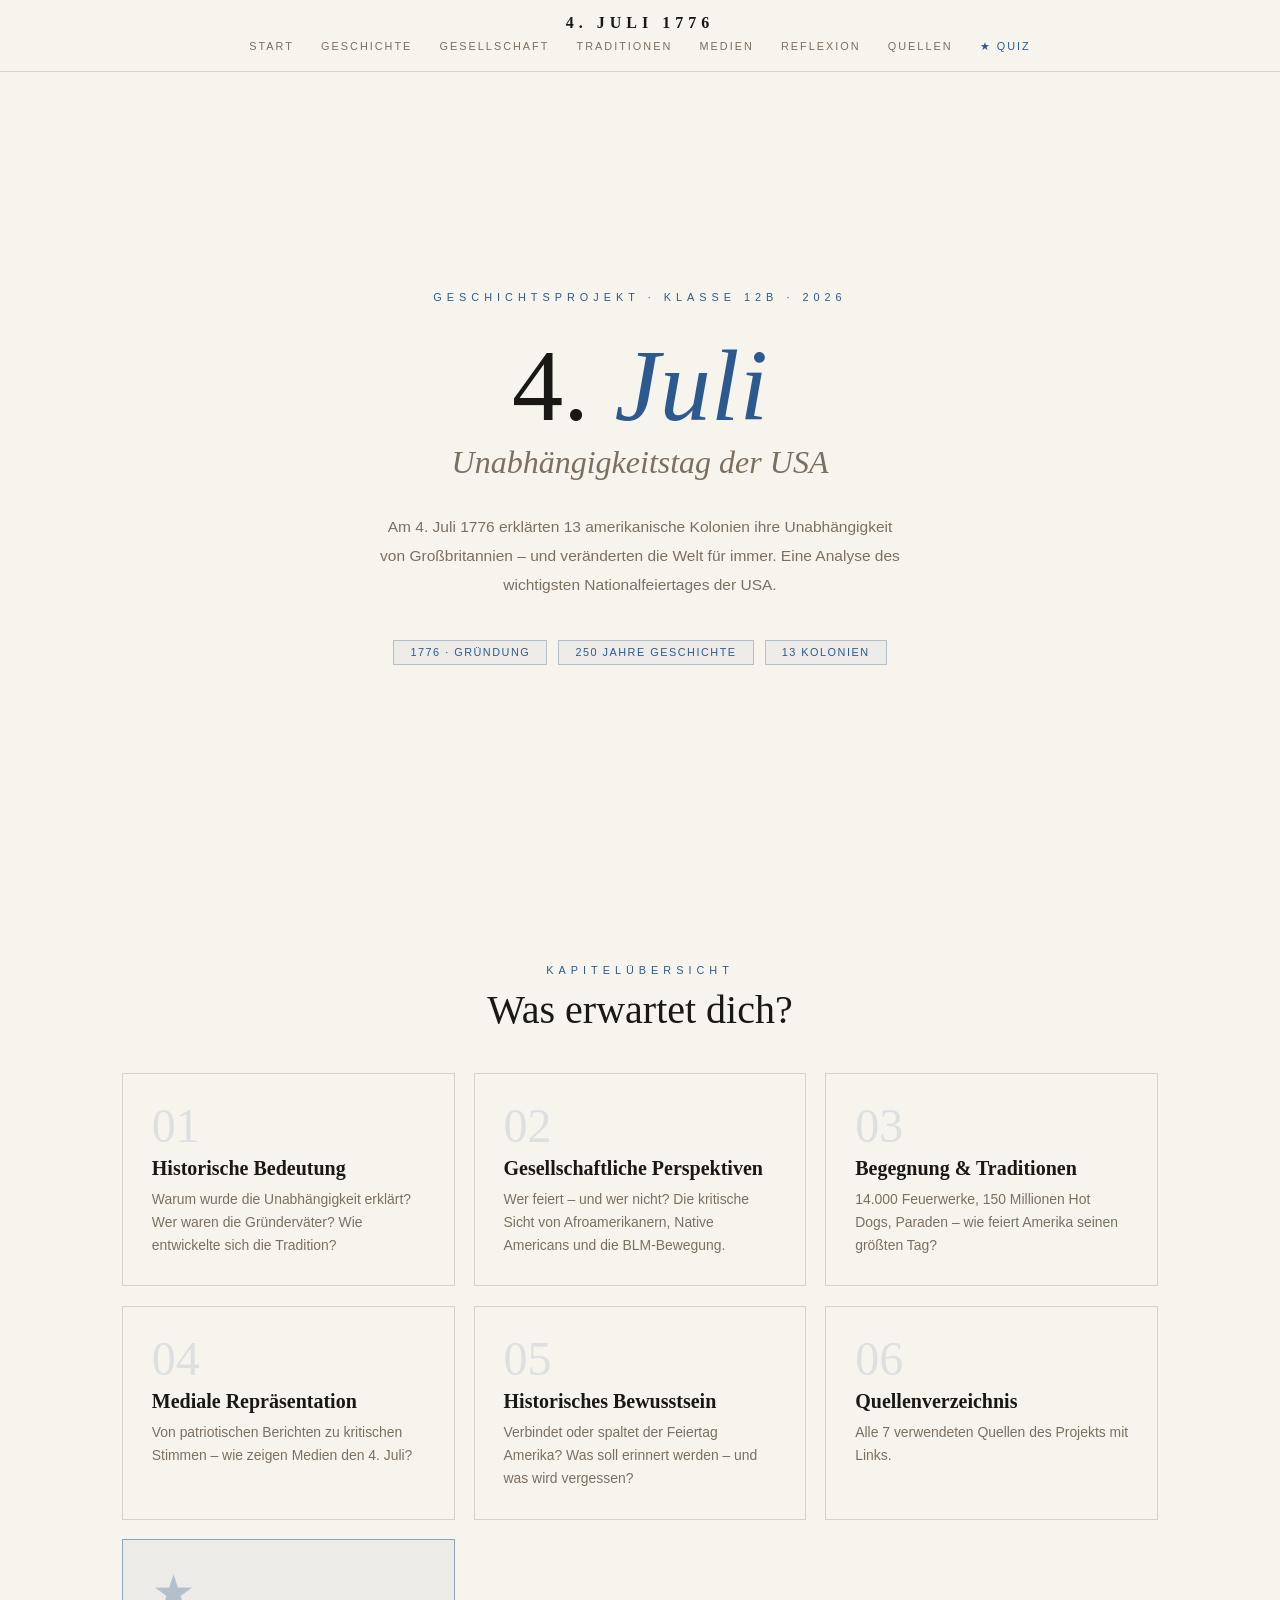
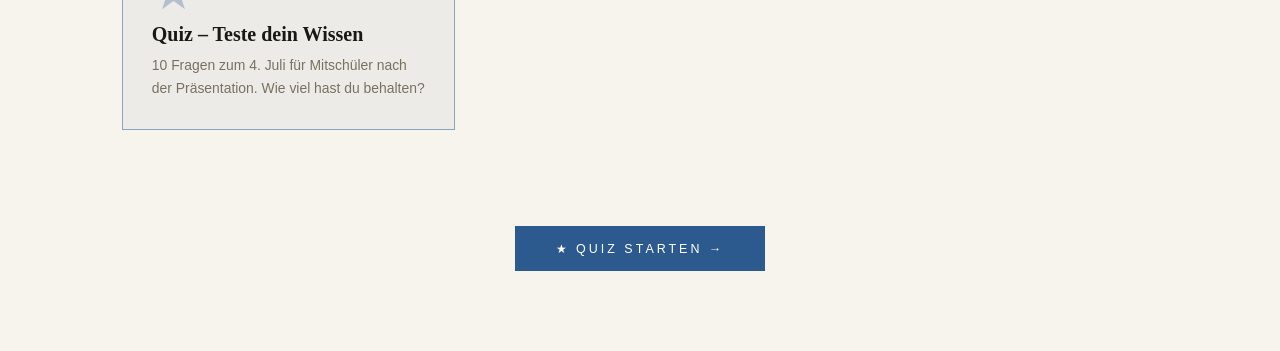
<file: index.html>
<!DOCTYPE html>

<html lang="de">
<head>
<meta charset="UTF-8">
<meta name="viewport" content="width=device-width, initial-scale=1.0">
<title>4. Juli – Unabhängigkeitstag der USA</title>
<link href="https://fonts.googleapis.com/css2?family=Cormorant+Garamond:ital,wght@0,300;0,400;0,600;0,700;1,400&family=DM+Sans:wght@300;400;500&display=swap" rel="stylesheet">
<style>

:root {
  --hintergrund: #F7F4EE;
  --flaeche:     #EEEAE0;
  --rahmen:      #D8D2C4;
  --text:        #1A1814;
  --grau:        #7A7060;
  --blau:        #2D5A8E;
  --rot:         #8E3A2D;
–hintergrund: #F7F4EE;
–flaeche:     #EEEAE0;
–rahmen:      #D8D2C4;
–text:        #1A1814;
–grau:        #7A7060;
–blau:        #2D5A8E;
–rot:         #8E3A2D;
}

*, *::before, *::after { margin: 0; padding: 0; box-sizing: border-box; }
html { scroll-behavior: smooth; }
body {
  font-family: 'DM Sans', sans-serif;
  background: var(--hintergrund);
  color: var(--text);
  overflow-x: hidden;
font-family: ‘DM Sans’, sans-serif;
background: var(–hintergrund);
color: var(–text);
overflow-x: hidden;
}

.navigation {
  position: fixed;
  top: 0; left: 0; right: 0;
  z-index: 100;
  background: rgba(247,244,238,0.93);
  backdrop-filter: blur(14px);
  border-bottom: 1px solid var(--rahmen);
  height: 72px;
  display: flex;
  flex-direction: column;
  align-items: center;
  justify-content: center;
  gap: 4px;
position: fixed;
top: 0; left: 0; right: 0;
z-index: 100;
background: rgba(247,244,238,0.93);
backdrop-filter: blur(14px);
border-bottom: 1px solid var(–rahmen);
height: 72px;
display: flex;
flex-direction: column;
align-items: center;
justify-content: center;
gap: 4px;
}

.logo {
  font-family: 'Cormorant Garamond', serif;
  font-size: 1rem;
  font-weight: 600;
  letter-spacing: 5px;
  text-transform: uppercase;
  color: var(--text);
  text-decoration: none;
font-family: ‘Cormorant Garamond’, serif;
font-size: 1rem;
font-weight: 600;
letter-spacing: 5px;
text-transform: uppercase;
color: var(–text);
text-decoration: none;
}

.nav-links {
  display: flex;
  list-style: none;
  flex-wrap: wrap;
  justify-content: center;
  gap: 0;
display: flex;
list-style: none;
flex-wrap: wrap;
justify-content: center;
gap: 0;
}

.nav-links a {
  font-size: 0.68rem;
  letter-spacing: 2px;
  text-transform: uppercase;
  color: var(--grau);
  text-decoration: none;
  padding: 0.25rem 0.85rem;
  border-bottom: 1.5px solid transparent;
  transition: color 0.2s, border-color 0.2s;
  display: block;
font-size: 0.68rem;
letter-spacing: 2px;
text-transform: uppercase;
color: var(–grau);
text-decoration: none;
padding: 0.25rem 0.85rem;
border-bottom: 1.5px solid transparent;
transition: color 0.2s, border-color 0.2s;
display: block;
}

.nav-links a:hover {
  color: var(--blau);
  border-bottom-color: var(--blau);
color: var(–blau);
border-bottom-color: var(–blau);
}

.seite {
  display: none;
  min-height: 100vh;
  padding-top: 72px;
  animation: einblenden 0.5s ease both;
display: none;
min-height: 100vh;
padding-top: 72px;
animation: einblenden 0.5s ease both;
}

.seite:first-of-type { display: block; }
.seite:target { display: block; }
.seite:target ~ .seite:first-of-type { display: none; }

@keyframes einblenden {
  from { opacity: 0; transform: translateY(14px); }
  to   { opacity: 1; transform: translateY(0); }
from { opacity: 0; transform: translateY(14px); }
to   { opacity: 1; transform: translateY(0); }
}

.startbereich {
  min-height: calc(100vh - 72px);
  display: flex;
  flex-direction: column;
  align-items: center;
  justify-content: center;
  text-align: center;
  padding: 4rem 2rem 5rem;
min-height: calc(100vh - 72px);
display: flex;
flex-direction: column;
align-items: center;
justify-content: center;
text-align: center;
padding: 4rem 2rem 5rem;
}

.kleiner-text {
  font-size: 0.68rem;
  letter-spacing: 5px;
  text-transform: uppercase;
  color: var(--blau);
  margin-bottom: 1.8rem;
font-size: 0.68rem;
letter-spacing: 5px;
text-transform: uppercase;
color: var(–blau);
margin-bottom: 1.8rem;
}

.haupttitel {
  font-family: 'Cormorant Garamond', serif;
  font-size: clamp(3rem, 8vw, 6.5rem);
  font-weight: 300;
  line-height: 1.05;
  color: var(--text);
  margin-bottom: 0.3rem;
font-family: ‘Cormorant Garamond’, serif;
font-size: clamp(3rem, 8vw, 6.5rem);
font-weight: 300;
line-height: 1.05;
color: var(–text);
margin-bottom: 0.3rem;
}

.haupttitel em {
  font-style: italic;
  color: var(--blau);
font-style: italic;
color: var(–blau);
}

.untertitel {
  font-family: 'Cormorant Garamond', serif;
  font-size: clamp(1.2rem, 3vw, 2rem);
  font-style: italic;
  color: var(--grau);
  margin-bottom: 2rem;
font-family: ‘Cormorant Garamond’, serif;
font-size: clamp(1.2rem, 3vw, 2rem);
font-style: italic;
color: var(–grau);
margin-bottom: 2rem;
}

.einleitung {
  max-width: 520px;
  font-size: 0.97rem;
  color: var(--grau);
  line-height: 1.85;
  font-weight: 300;
  margin-bottom: 2.5rem;
max-width: 520px;
font-size: 0.97rem;
color: var(–grau);
line-height: 1.85;
font-weight: 300;
margin-bottom: 2.5rem;
}

.info-punkte {
  display: flex;
  flex-wrap: wrap;
  gap: 0.7rem;
  justify-content: center;
display: flex;
flex-wrap: wrap;
gap: 0.7rem;
justify-content: center;
}

.info-punkt {
  font-size: 0.68rem;
  letter-spacing: 1.5px;
  text-transform: uppercase;
  color: var(--blau);
  border: 1px solid rgba(45,90,142,0.3);
  padding: 0.35rem 1rem;
  background: rgba(45,90,142,0.05);
font-size: 0.68rem;
letter-spacing: 1.5px;
text-transform: uppercase;
color: var(–blau);
border: 1px solid rgba(45,90,142,0.3);
padding: 0.35rem 1rem;
background: rgba(45,90,142,0.05);
}

.karten-bereich {
  padding: 4rem 2rem 6rem;
  max-width: 1100px;
  margin: 0 auto;
padding: 4rem 2rem 6rem;
max-width: 1100px;
margin: 0 auto;
}

.bereich-label {
  font-size: 0.68rem;
  letter-spacing: 5px;
  text-transform: uppercase;
  color: var(--blau);
  text-align: center;
  margin-bottom: 0.6rem;
font-size: 0.68rem;
letter-spacing: 5px;
text-transform: uppercase;
color: var(–blau);
text-align: center;
margin-bottom: 0.6rem;
}

.bereich-titel {
  font-family: 'Cormorant Garamond', serif;
  font-size: clamp(1.6rem, 4vw, 2.5rem);
  font-weight: 400;
  text-align: center;
  margin-bottom: 2.5rem;
font-family: ‘Cormorant Garamond’, serif;
font-size: clamp(1.6rem, 4vw, 2.5rem);
font-weight: 400;
text-align: center;
margin-bottom: 2.5rem;
}

.karten-raster {
  display: grid;
  grid-template-columns: repeat(auto-fit, minmax(250px, 1fr));
  gap: 1.2rem;
display: grid;
grid-template-columns: repeat(auto-fit, minmax(250px, 1fr));
gap: 1.2rem;
}

.karte {
  background: var(--hintergrund);
  border: 1px solid var(--rahmen);
  padding: 1.8rem;
  text-decoration: none;
  color: inherit;
  display: block;
  position: relative;
  overflow: hidden;
  transition: transform 0.3s ease, box-shadow 0.3s ease, border-color 0.25s;
background: var(–hintergrund);
border: 1px solid var(–rahmen);
padding: 1.8rem;
text-decoration: none;
color: inherit;
display: block;
position: relative;
overflow: hidden;
transition: transform 0.3s ease, box-shadow 0.3s ease, border-color 0.25s;
}

.karte::after {
  content: '';
  position: absolute;
  bottom: 0; left: 0; right: 0;
  height: 2px;
  background: var(--blau);
  transform: scaleX(0);
  transform-origin: left;
  transition: transform 0.35s ease;
content: ‘’;
position: absolute;
bottom: 0; left: 0; right: 0;
height: 2px;
background: var(–blau);
transform: scaleX(0);
transform-origin: left;
transition: transform 0.35s ease;
}

.karte:hover { transform: translateY(-4px); box-shadow: 0 12px 32px rgba(0,0,0,0.07); border-color: rgba(45,90,142,0.25); }
.karte:hover::after { transform: scaleX(1); }

.karte-nummer {
  font-family: 'Cormorant Garamond', serif;
  font-size: 3rem;
  font-weight: 300;
  color: rgba(45,90,142,0.13);
  line-height: 1;
  margin-bottom: 0.4rem;
font-family: ‘Cormorant Garamond’, serif;
font-size: 3rem;
font-weight: 300;
color: rgba(45,90,142,0.13);
line-height: 1;
margin-bottom: 0.4rem;
}

.karte-titel {
  font-family: 'Cormorant Garamond', serif;
  font-size: 1.25rem;
  font-weight: 600;
  margin-bottom: 0.5rem;
font-family: ‘Cormorant Garamond’, serif;
font-size: 1.25rem;
font-weight: 600;
margin-bottom: 0.5rem;
}

.karte-beschreibung {
  font-size: 0.87rem;
  color: var(--grau);
  line-height: 1.65;
  font-weight: 300;
font-size: 0.87rem;
color: var(–grau);
line-height: 1.65;
font-weight: 300;
}

.pfeil {
  position: absolute;
  top: 1.8rem; right: 1.8rem;
  color: var(--blau);
  opacity: 0;
  transform: translateX(-4px);
  transition: opacity 0.25s, transform 0.25s;
position: absolute;
top: 1.8rem; right: 1.8rem;
color: var(–blau);
opacity: 0;
transform: translateX(-4px);
transition: opacity 0.25s, transform 0.25s;
}

.karte:hover .pfeil { opacity: 1; transform: translateX(0); }

.seitenheader {
  padding: 4rem 2rem 2.5rem;
  text-align: center;
  border-bottom: 1px solid var(--rahmen);
padding: 4rem 2rem 2.5rem;
text-align: center;
border-bottom: 1px solid var(–rahmen);
}

.seitenheader .klein {
  font-size: 0.68rem;
  letter-spacing: 5px;
  text-transform: uppercase;
  color: var(--blau);
  margin-bottom: 0.8rem;
font-size: 0.68rem;
letter-spacing: 5px;
text-transform: uppercase;
color: var(–blau);
margin-bottom: 0.8rem;
}

.seitenheader h1 {
  font-family: 'Cormorant Garamond', serif;
  font-size: clamp(2rem, 5vw, 3.2rem);
  font-weight: 400;
  margin-bottom: 0.5rem;
font-family: ‘Cormorant Garamond’, serif;
font-size: clamp(2rem, 5vw, 3.2rem);
font-weight: 400;
margin-bottom: 0.5rem;
}

.seitenheader .intro {
  font-family: 'Cormorant Garamond', serif;
  font-style: italic;
  font-size: 1.1rem;
  color: var(--grau);
  max-width: 540px;
  margin: 0 auto;
  line-height: 1.7;
font-family: ‘Cormorant Garamond’, serif;
font-style: italic;
font-size: 1.1rem;
color: var(–grau);
max-width: 540px;
margin: 0 auto;
line-height: 1.7;
}

.linie {
  width: 44px;
  height: 1.5px;
  background: var(--blau);
  margin: 1.2rem auto 0;
width: 44px;
height: 1.5px;
background: var(–blau);
margin: 1.2rem auto 0;
}

.inhalt {
  max-width: 800px;
  margin: 0 auto;
  padding: 3.5rem 2rem 5rem;
max-width: 800px;
margin: 0 auto;
padding: 3.5rem 2rem 5rem;
}

.abschnitt { margin-bottom: 3rem; }

.abschnitt h3 {
  font-family: 'Cormorant Garamond', serif;
  font-size: 1.55rem;
  font-weight: 600;
  margin-bottom: 0.9rem;
  padding-bottom: 0.5rem;
  border-bottom: 1px solid var(--rahmen);
font-family: ‘Cormorant Garamond’, serif;
font-size: 1.55rem;
font-weight: 600;
margin-bottom: 0.9rem;
padding-bottom: 0.5rem;
border-bottom: 1px solid var(–rahmen);
}

.abschnitt p {
  font-size: 0.97rem;
  line-height: 1.9;
  font-weight: 300;
  margin-bottom: 0.9rem;
font-size: 0.97rem;
line-height: 1.9;
font-weight: 300;
margin-bottom: 0.9rem;
}

.zitat {
  border-left: 2.5px solid var(--blau);
  padding: 1rem 1.5rem;
  margin: 1.5rem 0;
  background: var(--flaeche);
border-left: 2.5px solid var(–blau);
padding: 1rem 1.5rem;
margin: 1.5rem 0;
background: var(–flaeche);
}

.zitat p {
  font-family: 'Cormorant Garamond', serif;
  font-size: 1.1rem;
  font-style: italic;
  margin-bottom: 0.3rem !important;
font-family: ‘Cormorant Garamond’, serif;
font-size: 1.1rem;
font-style: italic;
margin-bottom: 0.3rem !important;
}

.zitat .quelle-text {
  font-size: 0.72rem;
  letter-spacing: 1px;
  text-transform: uppercase;
  color: var(--blau);
font-size: 0.72rem;
letter-spacing: 1px;
text-transform: uppercase;
color: var(–blau);
}

.fakten {
  display: grid;
  grid-template-columns: repeat(auto-fit, minmax(140px, 1fr));
  gap: 1rem;
  margin: 1.5rem 0;
display: grid;
grid-template-columns: repeat(auto-fit, minmax(140px, 1fr));
gap: 1rem;
margin: 1.5rem 0;
}

.fakt {
  background: var(--flaeche);
  border: 1px solid var(--rahmen);
  padding: 1.2rem;
  text-align: center;
  transition: transform 0.25s;
background: var(–flaeche);
border: 1px solid var(–rahmen);
padding: 1.2rem;
text-align: center;
transition: transform 0.25s;
}

.fakt:hover { transform: translateY(-3px); }

.fakt-zahl {
  font-family: 'Cormorant Garamond', serif;
  font-size: 2rem;
  font-weight: 700;
  color: var(--blau);
  line-height: 1;
  margin-bottom: 0.3rem;
font-family: ‘Cormorant Garamond’, serif;
font-size: 2rem;
font-weight: 700;
color: var(–blau);
line-height: 1;
margin-bottom: 0.3rem;
}

.fakt-text {
  font-size: 0.7rem;
  letter-spacing: 1px;
  text-transform: uppercase;
  color: var(--grau);
font-size: 0.7rem;
letter-spacing: 1px;
text-transform: uppercase;
color: var(–grau);
}

.liste { list-style: none; margin: 1rem 0; }

.liste li {
  padding: 0.55rem 0 0.55rem 1.2rem;
  position: relative;
  font-size: 0.94rem;
  line-height: 1.75;
  font-weight: 300;
  border-bottom: 1px solid var(--rahmen);
padding: 0.55rem 0 0.55rem 1.2rem;
position: relative;
font-size: 0.94rem;
line-height: 1.75;
font-weight: 300;
border-bottom: 1px solid var(–rahmen);
}

.liste li::before { content: '—'; position: absolute; left: 0; color: var(--blau); }
.liste li::before { content: ‘—’; position: absolute; left: 0; color: var(–blau); }

.zwei-spalten {
  display: grid;
  grid-template-columns: 1fr 1fr;
  gap: 1.2rem;
  margin: 1.5rem 0;
display: grid;
grid-template-columns: 1fr 1fr;
gap: 1.2rem;
margin: 1.5rem 0;
}

@media (max-width: 580px) { .zwei-spalten { grid-template-columns: 1fr; } }

.spalte { background: var(--flaeche); border: 1px solid var(--rahmen); padding: 1.4rem; }
.spalte { background: var(–flaeche); border: 1px solid var(–rahmen); padding: 1.4rem; }

.spalte h4 {
  font-family: 'Cormorant Garamond', serif;
  font-size: 1.05rem;
  font-weight: 600;
  margin-bottom: 0.6rem;
font-family: ‘Cormorant Garamond’, serif;
font-size: 1.05rem;
font-weight: 600;
margin-bottom: 0.6rem;
}

.spalte p { font-size: 0.88rem; color: var(--grau); line-height: 1.7; font-weight: 300; }
.spalte p { font-size: 0.88rem; color: var(–grau); line-height: 1.7; font-weight: 300; }

.personen {
  display: grid;
  grid-template-columns: repeat(auto-fit, minmax(160px, 1fr));
  gap: 1rem;
  margin: 1.5rem 0;
display: grid;
grid-template-columns: repeat(auto-fit, minmax(160px, 1fr));
gap: 1rem;
margin: 1.5rem 0;
}

.person { background: var(--flaeche); border: 1px solid var(--rahmen); padding: 1.3rem; text-align: center; }
.person { background: var(–flaeche); border: 1px solid var(–rahmen); padding: 1.3rem; text-align: center; }

.person-kreis {
  width: 52px; height: 52px;
  border-radius: 50%;
  background: linear-gradient(135deg, var(--blau), var(--rot));
  display: flex; align-items: center; justify-content: center;
  font-family: 'Cormorant Garamond', serif;
  font-size: 1.15rem; font-weight: 700; color: white;
  margin: 0 auto 0.8rem;
width: 52px; height: 52px;
border-radius: 50%;
background: linear-gradient(135deg, var(–blau), var(–rot));
display: flex; align-items: center; justify-content: center;
font-family: ‘Cormorant Garamond’, serif;
font-size: 1.15rem; font-weight: 700; color: white;
margin: 0 auto 0.8rem;
}

.person-name { font-family: 'Cormorant Garamond', serif; font-size: 1rem; font-weight: 600; margin-bottom: 0.3rem; }
.person-beschreibung { font-size: 0.78rem; color: var(--grau); line-height: 1.5; font-weight: 300; }
.person-name { font-family: ‘Cormorant Garamond’, serif; font-size: 1rem; font-weight: 600; margin-bottom: 0.3rem; }
.person-beschreibung { font-size: 0.78rem; color: var(–grau); line-height: 1.5; font-weight: 300; }

.zeitstrahl { padding: 0.5rem 0; }

.zeiteintrag {
  display: flex;
  gap: 1.5rem;
  padding: 0.9rem 0;
  border-bottom: 1px solid var(--rahmen);
  align-items: flex-start;
display: flex;
gap: 1.5rem;
padding: 0.9rem 0;
border-bottom: 1px solid var(–rahmen);
align-items: flex-start;
}

.jahr { font-family: 'Cormorant Garamond', serif; font-size: 1.25rem; font-weight: 700; color: var(--blau); min-width: 55px; }
.jahr { font-family: ‘Cormorant Garamond’, serif; font-size: 1.25rem; font-weight: 700; color: var(–blau); min-width: 55px; }
.jahres-text { font-size: 0.92rem; line-height: 1.75; font-weight: 300; padding-top: 2px; }

.seiten-nav {
  max-width: 800px;
  margin: 0 auto;
  padding: 2rem;
  border-top: 1px solid var(--rahmen);
  display: flex;
  justify-content: space-between;
  flex-wrap: wrap;
  gap: 1rem;
max-width: 800px;
margin: 0 auto;
padding: 2rem;
border-top: 1px solid var(–rahmen);
display: flex;
justify-content: space-between;
flex-wrap: wrap;
gap: 1rem;
}

.nav-button {
  display: inline-block;
  border: 1px solid var(--rahmen);
  color: var(--grau);
  padding: 0.55rem 1.3rem;
  font-family: 'DM Sans', sans-serif;
  font-size: 0.68rem;
  letter-spacing: 2px;
  text-transform: uppercase;
  text-decoration: none;
  transition: background 0.2s, color 0.2s, border-color 0.2s;
display: inline-block;
border: 1px solid var(–rahmen);
color: var(–grau);
padding: 0.55rem 1.3rem;
font-family: ‘DM Sans’, sans-serif;
font-size: 0.68rem;
letter-spacing: 2px;
text-transform: uppercase;
text-decoration: none;
transition: background 0.2s, color 0.2s, border-color 0.2s;
}

.nav-button:hover { background: var(--blau); border-color: var(--blau); color: white; }
.nav-button:hover { background: var(–blau); border-color: var(–blau); color: white; }

.quellen-liste { list-style: none; }

.quelle-eintrag {
  display: flex;
  gap: 1.4rem;
  padding: 1.4rem 0;
  border-bottom: 1px solid var(--rahmen);
  align-items: flex-start;
display: flex;
gap: 1.4rem;
padding: 1.4rem 0;
border-bottom: 1px solid var(–rahmen);
align-items: flex-start;
}

.quelle-nummer { font-family: 'Cormorant Garamond', serif; font-size: 1.5rem; font-weight: 300; color: rgba(45,90,142,0.2); min-width: 30px; line-height: 1; }
.quelle-inhalt h4 { font-family: 'Cormorant Garamond', serif; font-size: 1.05rem; font-weight: 600; margin-bottom: 0.25rem; }
.quelle-inhalt p { font-size: 0.85rem; color: var(--grau); line-height: 1.6; margin-bottom: 0.35rem; }
.quelle-link { font-size: 0.74rem; color: var(--blau); text-decoration: none; word-break: break-all; }
.quelle-nummer { font-family: ‘Cormorant Garamond’, serif; font-size: 1.5rem; font-weight: 300; color: rgba(45,90,142,0.2); min-width: 30px; line-height: 1; }
.quelle-inhalt h4 { font-family: ‘Cormorant Garamond’, serif; font-size: 1.05rem; font-weight: 600; margin-bottom: 0.25rem; }
.quelle-inhalt p { font-size: 0.85rem; color: var(–grau); line-height: 1.6; margin-bottom: 0.35rem; }
.quelle-link { font-size: 0.74rem; color: var(–blau); text-decoration: none; word-break: break-all; }
.quelle-link:hover { text-decoration: underline; }

/* ===== QUIZ STYLES ===== */
.quiz-wrapper {
max-width: 720px;
margin: 0 auto;
padding: 3rem 2rem 5rem;
}

.quiz-fortschritt {
display: flex;
align-items: center;
gap: 1rem;
margin-bottom: 2.5rem;
}

.fortschritt-balken {
flex: 1;
height: 3px;
background: var(–rahmen);
position: relative;
overflow: hidden;
}

.fortschritt-fill {
height: 100%;
background: var(–blau);
transition: width 0.5s ease;
width: 0%;
}

.fortschritt-text {
font-size: 0.72rem;
letter-spacing: 2px;
text-transform: uppercase;
color: var(–grau);
white-space: nowrap;
}

.quiz-frage-block {
display: none;
animation: einblenden 0.4s ease both;
}

.quiz-frage-block.aktiv { display: block; }

.frage-nummer {
font-family: ‘Cormorant Garamond’, serif;
font-size: 0.8rem;
font-weight: 600;
letter-spacing: 4px;
text-transform: uppercase;
color: var(–blau);
margin-bottom: 0.8rem;
}

.frage-text {
font-family: ‘Cormorant Garamond’, serif;
font-size: clamp(1.3rem, 3vw, 1.75rem);
font-weight: 400;
line-height: 1.4;
margin-bottom: 2rem;
color: var(–text);
}

.antwort-liste {
display: flex;
flex-direction: column;
gap: 0.7rem;
margin-bottom: 2rem;
}

.antwort-btn {
background: var(–hintergrund);
border: 1px solid var(–rahmen);
padding: 1rem 1.4rem;
text-align: left;
font-family: ‘DM Sans’, sans-serif;
font-size: 0.95rem;
font-weight: 300;
color: var(–text);
cursor: pointer;
transition: background 0.2s, border-color 0.2s, transform 0.15s;
display: flex;
align-items: center;
gap: 1rem;
line-height: 1.5;
}

.antwort-btn:hover:not(:disabled) {
background: var(–flaeche);
border-color: var(–blau);
transform: translateX(4px);
}

.antwort-btn .buchstabe {
font-family: ‘Cormorant Garamond’, serif;
font-size: 1.1rem;
font-weight: 700;
color: var(–blau);
min-width: 22px;
opacity: 0.5;
}

.antwort-btn.richtig {
background: rgba(45, 142, 60, 0.08);
border-color: #2D8E3C;
color: #1a5c22;
}
.antwort-btn.richtig .buchstabe { color: #2D8E3C; opacity: 1; }

.antwort-btn.falsch {
background: rgba(142, 58, 45, 0.08);
border-color: var(–rot);
color: #5c1a1a;
}
.antwort-btn.falsch .buchstabe { color: var(–rot); opacity: 1; }

.antwort-btn.korrekt-markiert {
background: rgba(45, 142, 60, 0.05);
border-color: #2D8E3C;
border-style: dashed;
}

.erklaerung {
display: none;
background: var(–flaeche);
border-left: 2.5px solid var(–blau);
padding: 1rem 1.5rem;
margin-bottom: 2rem;
font-size: 0.9rem;
line-height: 1.75;
color: var(–grau);
font-weight: 300;
animation: einblenden 0.3s ease both;
}

.erklaerung.sichtbar { display: block; }

.erklaerung strong { color: var(–text); font-weight: 500; }

.weiter-btn {
background: var(–blau);
border: 1px solid var(–blau);
color: white;
padding: 0.75rem 2rem;
font-family: ‘DM Sans’, sans-serif;
font-size: 0.75rem;
letter-spacing: 2.5px;
text-transform: uppercase;
cursor: pointer;
transition: background 0.2s, transform 0.15s;
display: none;
}

.weiter-btn:hover { background: #1e3f66; transform: translateY(-1px); }
.weiter-btn.sichtbar { display: inline-block; }

/* Ergebnis */
.quiz-ergebnis {
display: none;
text-align: center;
animation: einblenden 0.5s ease both;
}

.quiz-ergebnis.sichtbar { display: block; }

.ergebnis-kreis {
width: 120px; height: 120px;
border-radius: 50%;
background: linear-gradient(135deg, var(–blau), #1e3f66);
display: flex;
flex-direction: column;
align-items: center;
justify-content: center;
margin: 0 auto 2rem;
}

.ergebnis-zahl {
font-family: ‘Cormorant Garamond’, serif;
font-size: 2.8rem;
font-weight: 700;
color: white;
line-height: 1;
}

.ergebnis-von {
font-size: 0.65rem;
letter-spacing: 2px;
text-transform: uppercase;
color: rgba(255,255,255,0.7);
}

.ergebnis-titel {
font-family: ‘Cormorant Garamond’, serif;
font-size: 2rem;
font-weight: 400;
margin-bottom: 0.6rem;
}

.ergebnis-beschreibung {
font-size: 0.95rem;
color: var(–grau);
font-weight: 300;
line-height: 1.8;
max-width: 440px;
margin: 0 auto 2.5rem;
}

.ergebnis-buttons {
display: flex;
gap: 1rem;
justify-content: center;
flex-wrap: wrap;
}

.ergebnis-detail {
display: grid;
grid-template-columns: repeat(3, 1fr);
gap: 1rem;
margin: 2rem 0;
text-align: center;
}

.detail-box {
background: var(–flaeche);
border: 1px solid var(–rahmen);
padding: 1.2rem;
}

.detail-zahl {
font-family: ‘Cormorant Garamond’, serif;
font-size: 2rem;
font-weight: 700;
line-height: 1;
margin-bottom: 0.3rem;
}

.detail-label {
font-size: 0.68rem;
letter-spacing: 1.5px;
text-transform: uppercase;
color: var(–grau);
}

.quiz-banner {
background: linear-gradient(135deg, var(–blau), #1e3f66);
padding: 3rem 2rem;
text-align: center;
margin-bottom: 0;
}

.quiz-banner-titel {
font-family: ‘Cormorant Garamond’, serif;
font-size: clamp(1.8rem, 4vw, 2.8rem);
font-weight: 400;
color: white;
margin-bottom: 0.5rem;
}

.quiz-banner-sub {
font-size: 0.82rem;
letter-spacing: 3px;
text-transform: uppercase;
color: rgba(255,255,255,0.65);
margin-bottom: 2rem;
}

.quiz-start-btn {
background: white;
border: none;
color: var(–blau);
padding: 0.9rem 2.5rem;
font-family: ‘DM Sans’, sans-serif;
font-size: 0.78rem;
font-weight: 500;
letter-spacing: 3px;
text-transform: uppercase;
cursor: pointer;
transition: transform 0.2s, box-shadow 0.2s;
}

.quiz-start-btn:hover { transform: translateY(-2px); box-shadow: 0 8px 24px rgba(0,0,0,0.2); }

.quiz-intro { display: block; }
.quiz-fragen { display: none; }

</style>
</head>
<body>

<nav class="navigation">
<a href="#start" class="logo">4. Juli 1776</a>
<ul class="nav-links">
<li><a href="#start">Start</a></li>
<li><a href="#geschichte">Geschichte</a></li>
<li><a href="#gesellschaft">Gesellschaft</a></li>
<li><a href="#traditionen">Traditionen</a></li>
<li><a href="#medien">Medien</a></li>
<li><a href="#reflexion">Reflexion</a></li>
<li><a href="#quellen">Quellen</a></li>
    <li><a href="#quiz" style="color: var(--blau); font-weight: 500;">★ Quiz</a></li>
</ul>
</nav>

<!-- ===== START ===== -->

<div id="start" class="seite">
<div class="startbereich">
<div class="kleiner-text">Geschichtsprojekt · Klasse 12B · 2026</div>
<h1 class="haupttitel">4. <em>Juli</em></h1>
<div class="untertitel">Unabhängigkeitstag der USA</div>
<p class="einleitung">
Am 4. Juli 1776 erklärten 13 amerikanische Kolonien ihre Unabhängigkeit
von Großbritannien – und veränderten die Welt für immer.
Eine Analyse des wichtigsten Nationalfeiertages der USA.
</p>
<div class="info-punkte">
<span class="info-punkt">1776 · Gründung</span>
<span class="info-punkt">250 Jahre Geschichte</span>
<span class="info-punkt">13 Kolonien</span>
</div>
</div>

<div class="karten-bereich">
<div class="bereich-label">Kapitelübersicht</div>
<h2 class="bereich-titel">Was erwartet dich?</h2>
<div class="karten-raster">
<a href="#geschichte" class="karte">
<div class="karte-nummer">01</div>
<div class="karte-titel">Historische Bedeutung</div>
<div class="karte-beschreibung">Warum wurde die Unabhängigkeit erklärt? Wer waren die Gründerväter? Wie entwickelte sich die Tradition?</div>
<div class="pfeil">→</div>
</a>
<a href="#gesellschaft" class="karte">
<div class="karte-nummer">02</div>
<div class="karte-titel">Gesellschaftliche Perspektiven</div>
<div class="karte-beschreibung">Wer feiert – und wer nicht? Die kritische Sicht von Afroamerikanern, Native Americans und die BLM-Bewegung.</div>
<div class="pfeil">→</div>
</a>
<a href="#traditionen" class="karte">
<div class="karte-nummer">03</div>
<div class="karte-titel">Begegnung & Traditionen</div>
<div class="karte-beschreibung">14.000 Feuerwerke, 150 Millionen Hot Dogs, Paraden – wie feiert Amerika seinen größten Tag?</div>
<div class="pfeil">→</div>
</a>
<a href="#medien" class="karte">
<div class="karte-nummer">04</div>
<div class="karte-titel">Mediale Repräsentation</div>
<div class="karte-beschreibung">Von patriotischen Berichten zu kritischen Stimmen – wie zeigen Medien den 4. Juli?</div>
<div class="pfeil">→</div>
</a>
<a href="#reflexion" class="karte">
<div class="karte-nummer">05</div>
<div class="karte-titel">Historisches Bewusstsein</div>
<div class="karte-beschreibung">Verbindet oder spaltet der Feiertag Amerika? Was soll erinnert werden – und was wird vergessen?</div>
<div class="pfeil">→</div>
</a>
<a href="#quellen" class="karte">
<div class="karte-nummer">06</div>
<div class="karte-titel">Quellenverzeichnis</div>
<div class="karte-beschreibung">Alle 7 verwendeten Quellen des Projekts mit Links.</div>
<div class="pfeil">→</div>
</a>
      <a href="#quiz" class="karte" style="border-color: rgba(45,90,142,0.5); background: rgba(45,90,142,0.05);">
        <div class="karte-nummer" style="color: rgba(45,90,142,0.3);">★</div>
        <div class="karte-titel">Quiz – Teste dein Wissen</div>
        <div class="karte-beschreibung">10 Fragen zum 4. Juli für Mitschüler nach der Präsentation. Wie viel hast du behalten?</div>
        <div class="pfeil">→</div>
      </a>
</div>
</div>

  <div style="text-align:center; padding: 0 2rem 5rem;">
    <a href="#quiz" class="nav-button" style="font-size:0.78rem; padding:0.9rem 2.5rem; background:var(--blau); border-color:var(--blau); color:white; letter-spacing:3px;">★ Quiz starten →</a>
  </div>
</div>

<!-- ===== GESCHICHTE ===== -->

<div id="geschichte" class="seite">
<div class="seitenheader">
<div class="klein">Kapitel 01</div>
<h1>Historische Bedeutung</h1>
<p class="intro">Warum gibt es diesen Feiertag? Welche Ereignisse und Personen werden erinnert?</p>
<div class="linie"></div>
</div>
<div class="inhalt">
<div class="abschnitt">
<h3>Die Unabhängigkeitserklärung</h3>
<p>Der 4. Juli ist der Nationalfeiertag der USA. An diesem Tag im Jahr 1776 wurde die Unabhängigkeitserklärung – auf Englisch „Declaration of Independence" – offiziell angenommen. Damit trennten sich die 13 amerikanischen Kolonien von Großbritannien und gründeten einen neuen, unabhängigen Staat.</p>
<div class="zitat">
<p>„Wir halten diese Wahrheiten für selbstverständlich: dass alle Menschen gleich geschaffen sind, dass sie von ihrem Schöpfer mit unveräußerlichen Rechten ausgestattet sind ..."</p>
<span class="quelle-text">— Declaration of Independence, 4. Juli 1776</span>
</div>
</div>
<div class="abschnitt">
<h3>Die Gründerväter</h3>
<p>Die wichtigsten Personen hinter der Unabhängigkeitserklärung riskierten buchstäblich ihr Leben – denn mit ihrer Unterschrift begingen sie offiziell Hochverrat an Großbritannien.</p>
<div class="personen">
<div class="person"><div class="person-kreis">TJ</div><div class="person-name">Thomas Jefferson</div><div class="person-beschreibung">Schrieb den Hauptteil der Erklärung</div></div>
<div class="person"><div class="person-kreis">BF</div><div class="person-name">Benjamin Franklin</div><div class="person-beschreibung">Staatsmann, Erfinder und Diplomat</div></div>
<div class="person"><div class="person-kreis">JA</div><div class="person-name">John Adams</div><div class="person-beschreibung">Später 2. Präsident der USA</div></div>
<div class="person"><div class="person-kreis">+53</div><div class="person-name">56 Unterzeichner</div><div class="person-beschreibung">Alle riskierten ihr Leben</div></div>
</div>
</div>
<div class="abschnitt">
<h3>Entwicklung der Tradition</h3>
<div class="zeitstrahl">
<div class="zeiteintrag"><div class="jahr">1776</div><div class="jahres-text">Die Unabhängigkeitserklärung wird offiziell angenommen.</div></div>
<div class="zeiteintrag"><div class="jahr">1777</div><div class="jahres-text">Erstes Feuerwerk in Rhode Island – 13 Kanonen für die 13 Gründungsstaaten.</div></div>
<div class="zeiteintrag"><div class="jahr">1870</div><div class="jahres-text">Offiziell anerkannter nationaler Feiertag der USA.</div></div>
<div class="zeiteintrag"><div class="jahr">1941</div><div class="jahres-text">Bezahlter freier Tag für alle Bundesangestellten.</div></div>
<div class="zeiteintrag"><div class="jahr">Heute</div><div class="jahres-text">Symbol für Freiheit, Demokratie und Nationalstolz – aber auch kritisch reflektiert.</div></div>
</div>
</div>
<div class="abschnitt">
<h3>Hat der Tag an Bedeutung gewonnen?</h3>
<p>Der 4. Juli hat eher an Bedeutung gewonnen. Er steht heute nicht nur für die Unabhängigkeit von 1776, sondern auch für amerikanische Werte wie Freiheit, Demokratie und Nationalstolz. Allerdings wird er von manchen kritisch gesehen, da die Freiheit damals nicht für alle galt.</p>
</div>
</div>
<div class="seiten-nav">
<a href="#start" class="nav-button">← Start</a>
<a href="#gesellschaft" class="nav-button">Gesellschaft →</a>
</div>
</div>

<!-- ===== GESELLSCHAFT ===== -->

<div id="gesellschaft" class="seite">
<div class="seitenheader">
<div class="klein">Kapitel 02</div>
<h1>Gesellschaftliche Perspektiven</h1>
<p class="intro">Wer setzt sich aktiv für den Feiertag ein – und wer steht ihm kritisch gegenüber?</p>
<div class="linie"></div>
</div>
<div class="inhalt">
<div class="abschnitt">
<h3>Befürworter und Kritiker</h3>
<div class="zwei-spalten">
<div class="spalte"><h4>Befürworter</h4><p>Patriotische Organisationen, lokale Gemeinden, Schulen und Einwanderer, die den Tag als Symbol ihrer eigenen Freiheit sehen.</p></div>
<div class="spalte"><h4>Kritische Stimmen</h4><p>Afroamerikanische Aktivisten, Native Americans und die BLM-Bewegung weisen auf Widersprüche im Freiheitsversprechen hin.</p></div>
</div>
</div>
<div class="abschnitt">
<h3>Wer setzt sich aktiv ein?</h3>
<ul class="liste">
<li>Patriotische Organisationen wie die „American Legion" oder „Veterans of Foreign Wars" organisieren Paraden und Gedenkfeiern</li>
<li>Lokale Gemeinden und Städte veranstalten Feuerwerke und Konzerte</li>
<li>Schulen und Bildungseinrichtungen nutzen den Tag für Geschichtsunterricht</li>
<li>Migranten sehen den Tag oft als Symbol für ihre eigene Freiheit in Amerika</li>
</ul>
</div>
<div class="abschnitt">
<h3>Frederick Douglass – Eine historische Anklage</h3>
<p>Der afroamerikanische Redner Frederick Douglass hielt 1852 eine der bekanntesten Reden der amerikanischen Geschichte.</p>
<div class="zitat">
<p>„What to the Slave is the 4th of July?" – Er fragte, was dieser Tag für Menschen bedeutet, die keine Rechte hatten, und prangerte die Heuchelei einer Nation an, die Freiheit feierte, während sie Millionen versklavte.</p>
<span class="quelle-text">— Frederick Douglass, 5. Juli 1852</span>
</div>
<p>Im Zuge der <strong>Black-Lives-Matter-Bewegung</strong> ab den 2010er Jahren wurde diese Frage wieder hochaktuell. Auch <strong>indigene Völker</strong> sehen den Feiertag kritisch – die Unabhängigkeit bedeutete für sie Verdrängung und Verlust ihrer Länder.</p>
</div>
<div class="abschnitt">
<h3>Regionale und internationale Unterschiede</h3>
<div class="fakten">
<div class="fakt"><div class="fakt-zahl">Süden</div><div class="fakt-text">Fokus auf Nationalstolz & Militär</div></div>
<div class="fakt"><div class="fakt-zahl">NYC</div><div class="fakt-text">Riesige öffentliche Feuerwerke</div></div>
<div class="fakt"><div class="fakt-zahl">Global</div><div class="fakt-text">US-Botschaften feiern weltweit</div></div>
</div>
</div>
</div>
<div class="seiten-nav">
<a href="#geschichte" class="nav-button">← Geschichte</a>
<a href="#traditionen" class="nav-button">Traditionen →</a>
</div>
</div>

<!-- ===== TRADITIONEN ===== -->

<div id="traditionen" class="seite">
<div class="seitenheader">
<div class="klein">Kapitel 03</div>
<h1>Begegnung & Traditionen</h1>
<p class="intro">Rituale, Symbole und Veranstaltungen rund um den 4. Juli</p>
<div class="linie"></div>
</div>
<div class="inhalt">
<div class="abschnitt">
<h3>Die großen Zahlen</h3>
<div class="fakten">
<div class="fakt"><div class="fakt-zahl">14.000</div><div class="fakt-text">Feuerwerke in Amerika</div></div>
<div class="fakt"><div class="fakt-zahl">150M</div><div class="fakt-text">Hot Dogs gegessen</div></div>
<div class="fakt"><div class="fakt-zahl">68%</div><div class="fakt-text">Amerikaner grillen</div></div>
<div class="fakt"><div class="fakt-zahl">56</div><div class="fakt-text">Unterzeichner</div></div>
</div>
</div>
<div class="abschnitt">
<h3>Rituale & Symbole</h3>
<ul class="liste">
<li><strong>Feuerwerk:</strong> Das wichtigste Symbol – mehr als 14.000 Feuerwerke erhellen den Nachthimmel</li>
<li><strong>Paraden:</strong> Festumzüge mit Militär, Kapellen und Festwagen</li>
<li><strong>Barbecues & Picknicks:</strong> Der beliebteste Grillfeier-Tag der USA – 68 % der Amerikaner grillen</li>
<li><strong>Nationalhymne:</strong> Das Singen von „The Star-Spangled Banner"</li>
<li><strong>Verlesen der Erklärung:</strong> Bei offiziellen Veranstaltungen z.B. in Philadelphia</li>
<li><strong>Symbole:</strong> US-Flagge, Freiheitsstatue, Weißkopfseeadler, Rot-Weiß-Blau</li>
</ul>
</div>
<div class="abschnitt">
<h3>Lokal, national & international</h3>
<div class="zwei-spalten">
<div class="spalte"><h4>Lokal</h4><p>Kleine Gemeinden feiern mit lokalen Paraden, Sportveranstaltungen und Picknicks.</p></div>
<div class="spalte"><h4>National</h4><p>Große Konzerte auf der National Mall in Washington D.C. sowie live übertragene Feuerwerke.</p></div>
</div>
<div class="spalte" style="margin-top: 1.2rem;"><h4>International</h4><p>US-Botschaften weltweit laden Gastländer zu Empfängen ein, um amerikanische Kultur zu zeigen.</p></div>
</div>
</div>
<div class="seiten-nav">
<a href="#gesellschaft" class="nav-button">← Gesellschaft</a>
<a href="#medien" class="nav-button">Medien →</a>
</div>
</div>

<!-- ===== MEDIEN ===== -->

<div id="medien" class="seite">
<div class="seitenheader">
<div class="klein">Kapitel 04</div>
<h1>Mediale Repräsentation</h1>
<p class="intro">Wie berichten Medien über den Feiertag – und wie hat sich das verändert?</p>
<div class="linie"></div>
</div>
<div class="inhalt">
<div class="abschnitt">
<h3>Berichterstattung heute</h3>
<p>Zeitungen berichten am 4. Juli über die Geschichte der Unabhängigkeit und aktuelle Veranstaltungen. Große TV-Sender übertragen die Feuerwerke live – das bekannteste ist New York City. Auf Social Media teilen Millionen Fotos und Videos.</p>
<div class="zitat"><p>Insgesamt essen Amerikaner am 4. Juli rund 150 Millionen Hot Dogs – ein Zeichen, wie sehr der Tag in der Popkultur verankert ist.</p></div>
</div>
<div class="abschnitt">
<h3>Unterschiede je nach Medientyp</h3>
<div class="zwei-spalten">
<div class="spalte"><h4>Qualitätsmedien</h4><p>Berichten auch kritisch über Sklaverei, indigene Völker und gesellschaftliche Spaltung.</p></div>
<div class="spalte"><h4>Unterhaltungsmedien</h4><p>Fokussieren Feierlichkeiten: Feuerwerk, Paraden, Prominente – patriotisch und emotional.</p></div>
</div>
</div>
<div class="abschnitt">
<h3>Wie hat sich die Berichterstattung verändert?</h3>
<div class="zeitstrahl">
<div class="zeiteintrag"><div class="jahr">Früher</div><div class="jahres-text">Fast ausschließlich patriotische Berichterstattung, kaum Kritik.</div></div>
<div class="zeiteintrag"><div class="jahr">1960er</div><div class="jahres-text">Während der Bürgerrechtsbewegung begannen Medien auch kritisch zu berichten.</div></div>
<div class="zeiteintrag"><div class="jahr">2010er+</div><div class="jahres-text">Durch Social Media kommen immer mehr kritische Stimmen zu Wort.</div></div>
</div>
</div>
</div>
<div class="seiten-nav">
<a href="#traditionen" class="nav-button">← Traditionen</a>
<a href="#reflexion" class="nav-button">Reflexion →</a>
</div>
</div>

<!-- ===== REFLEXION ===== -->

<div id="reflexion" class="seite">
<div class="seitenheader">
<div class="klein">Kapitel 05</div>
<h1>Historisches Bewusstsein & Reflexion</h1>
<p class="intro">Was soll erinnert werden? Verbindet oder spaltet dieser Feiertag die USA?</p>
<div class="linie"></div>
</div>
<div class="inhalt">
<div class="abschnitt">
<h3>Nationale Identität</h3>
<p>Der 4. Juli ist für die meisten Amerikaner ein zentrales Symbol ihrer nationalen Identität. Die alljährliche Erinnerung an die Unabhängigkeitserklärung prägt das Selbstverständnis der Amerikaner. Der Tag erinnert an die Ideale <strong>Freiheit</strong>, <strong>Gleichheit</strong> und das <strong>Recht auf Selbstbestimmung</strong>.</p>
</div>
<div class="abschnitt">
<h3>Was soll erinnert und bewahrt werden?</h3>
<ul class="liste">
<li>Der Mut der Gründungsväter, die sich gegen die Kolonialmacht Großbritannien stellten</li>
<li>Das Bewusstsein, dass Demokratie und Freiheit erkämpft wurden und keine Selbstverständlichkeit sind</li>
<li>Künftige Generationen sollen daran erinnert werden, diese Werte zu verteidigen</li>
</ul>
</div>
<div class="abschnitt">
<h3>Verbindend oder spaltend?</h3>
<div class="zitat"><p>Der 4. Juli hat beides: Er kann Menschen zusammenbringen – und gleichzeitig tiefsitzende gesellschaftliche Wunden sichtbar machen.</p></div>
<div class="zwei-spalten">
<div class="spalte"><h4>Verbindend</h4><p>Fast alle Amerikaner feiern gemeinsam. Der Tag ist ein Symbol der nationalen Identität.</p></div>
<div class="spalte"><h4>Spaltend</h4><p>Die „selbstverständlichen Wahrheiten" galten 1776 nur für freie weiße Männer. Diese Spannung ist bis heute spürbar.</p></div>
</div>
<p style="margin-top: 1.5rem;">Diese Spannung macht den Feiertag zu einem wichtigen <strong>Spiegel für gesellschaftliche Debatten</strong> in den USA.</p>
</div>
</div>
<div class="seiten-nav">
<a href="#medien" class="nav-button">← Medien</a>
<a href="#quellen" class="nav-button">Quellen →</a>
</div>
</div>

<!-- ===== QUELLEN ===== -->

<div id="quellen" class="seite">
<div class="seitenheader">
<div class="klein">Quellenverzeichnis</div>
<h1>Quellen</h1>
<p class="intro">Alle Quellen abgerufen am 05. März 2026</p>
<div class="linie"></div>
</div>
<div class="inhalt">
<ul class="quellen-liste">
<li class="quelle-eintrag">
<div class="quelle-nummer">01</div>
<div class="quelle-inhalt">
<h4>Wikipedia – Unabhängigkeitstag (Vereinigte Staaten)</h4>
<p>Geschichte, Traditionen, symbolische Bedeutung und gesellschaftliche Diskussionen.</p>
<a class="quelle-link" href="https://de.wikipedia.org/wiki/Unabh%C3%A4ngigkeitstag_(Vereinigte_Staaten)" target="_blank">de.wikipedia.org/wiki/Unabhängigkeitstag_(Vereinigte_Staaten)</a>
</div>
</li>
<li class="quelle-eintrag">
<div class="quelle-nummer">02</div>
<div class="quelle-inhalt">
<h4>Wikipedia – Unabhängigkeitserklärung der Vereinigten Staaten</h4>
<p>Entstehung, Inhalt, die 56 Unterzeichner und ihre historische Bedeutung.</p>
<a class="quelle-link" href="https://de.wikipedia.org/wiki/Unabh%C3%A4ngigkeitserkl%C3%A4rung" target="_blank">de.wikipedia.org/wiki/Unabhängigkeitserklärung</a>
</div>
</li>
<li class="quelle-eintrag">
<div class="quelle-nummer">03</div>
<div class="quelle-inhalt">
<h4>US-Botschaft in Deutschland – Feierlichkeiten zum 4. Juli</h4>
          <p>Offizielle Seite der US-Botschaft: Traditionen und regionale Besonderheiten.</p>
          <p>Offizielle Seite der US-Botschaft: Traditionen und regionale Besonderheeten.</p>
<a class="quelle-link" href="https://de.usembassy.gov/de/feierlichkeiten-zum-4-juli-in-den-vereinigten-staaten/" target="_blank">de.usembassy.gov/de/feierlichkeiten-zum-4-juli</a>
</div>
</li>
<li class="quelle-eintrag">
<div class="quelle-nummer">04</div>
<div class="quelle-inhalt">
<h4>Studyflix – 4. Juli USA</h4>
<p>Hintergrund, Geschichte des Unabhängigkeitskrieges und Bedeutung des Feiertages.</p>
<a class="quelle-link" href="https://studyflix.de/geschichte/4-juli-usa-7179" target="_blank">studyflix.de/geschichte/4-juli-usa-7179</a>
</div>
</li>
<li class="quelle-eintrag">
<div class="quelle-nummer">05</div>
<div class="quelle-inhalt">
<h4>Info-USA.de – Independence Day: Ursprung und Traditionen</h4>
<p>Fakten und Zahlen: Entstehungsgeschichte, Traditionen und Hintergrundinformationen.</p>
<a class="quelle-link" href="https://www.info-usa.de/independence-day/" target="_blank">info-usa.de/independence-day/</a>
</div>
</li>
<li class="quelle-eintrag">
<div class="quelle-nummer">06</div>
<div class="quelle-inhalt">
<h4>bpb – Eine Nation entsteht</h4>
<p>Entstehung der Unabhängigkeitserklärung, Rolle der Gründungsväter, Widersprüche zwischen Freiheitsversprechen und Sklaverei.</p>
<a class="quelle-link" href="https://www.bpb.de/themen/nordamerika/usa/10590/eine-nation-entsteht/" target="_blank">bpb.de/themen/nordamerika/usa/10590/eine-nation-entsteht/</a>
</div>
</li>
<li class="quelle-eintrag">
<div class="quelle-nummer">07</div>
<div class="quelle-inhalt">
<h4>bpb – Erinnerungskultur zwischen Hegemonialgeschichte und Pluralismus</h4>
<p>Gesellschaftliche Bedeutung, Kritik durch afroamerikanische Aktivisten und Feiern zum 250. Jubiläum 2026.</p>
<a class="quelle-link" href="https://www.bpb.de/themen/nordamerika/usa/334753/erinnerungskultur-zwischen-hegemonialgeschichte-und-pluralismus/" target="_blank">bpb.de/themen/nordamerika/usa/334753/erinnerungskultur...</a>
</div>
</li>
</ul>
</div>
<div class="seiten-nav">
<a href="#reflexion" class="nav-button">← Reflexion</a>
    <a href="#quiz" class="nav-button" style="background: var(--blau); border-color: var(--blau); color: white;">★ Quiz starten →</a>
  </div>
</div>

<!-- ===== QUIZ ===== -->

<div id="quiz" class="seite">
  <div class="quiz-banner">
    <div class="quiz-banner-sub">Nach der Präsentation · Klasse 12B</div>
    <div class="quiz-banner-titel">Teste dein Wissen</div>
  </div>

  <div class="quiz-wrapper">

```
<!-- Intro -->
<div id="quiz-intro" class="quiz-intro">
  <div style="text-align:center; padding: 2rem 0 3rem;">
    <div class="bereich-label">10 Fragen · Multiple Choice</div>
    <h2 class="bereich-titel" style="margin-bottom: 1rem;">Bist du bereit?</h2>
    <p style="font-size: 0.95rem; color: var(--grau); font-weight: 300; line-height: 1.85; max-width: 480px; margin: 0 auto 2rem;">
      Dieses Quiz testet, was du aus der Präsentation über den 4. Juli mitgenommen hast.
      Wähle die richtige Antwort – nach jeder Frage siehst du, ob du richtig lagst.
    </p>
    <button class="quiz-start-btn" onclick="quizStarten()" style="background: var(--blau); color: white; border: none; padding: 0.9rem 2.5rem; font-family: 'DM Sans', sans-serif; font-size: 0.78rem; font-weight: 500; letter-spacing: 3px; text-transform: uppercase; cursor: pointer;">Quiz starten →</button>
  </div>
</div>

<!-- Fragen -->
<div id="quiz-fragen" class="quiz-fragen">

  <div class="quiz-fortschritt">
    <div class="fortschritt-balken"><div class="fortschritt-fill" id="fortschritt-fill"></div></div>
    <div class="fortschritt-text" id="fortschritt-text">Frage 1 / 10</div>
  </div>

  <!-- Frage 1 -->
  <div class="quiz-frage-block" id="frage-0">
    <div class="frage-nummer">Frage 01 / 10</div>
    <div class="frage-text">In welchem Jahr wurde die amerikanische Unabhängigkeitserklärung offiziell angenommen?</div>
    <div class="antwort-liste">
      <button class="antwort-btn" onclick="antwortWaehlen(this, 0, false)"><span class="buchstabe">A</span> 1763</button>
      <button class="antwort-btn" onclick="antwortWaehlen(this, 0, true)"><span class="buchstabe">B</span> 1776</button>
      <button class="antwort-btn" onclick="antwortWaehlen(this, 0, false)"><span class="buchstabe">C</span> 1783</button>
      <button class="antwort-btn" onclick="antwortWaehlen(this, 0, false)"><span class="buchstabe">D</span> 1800</button>
    </div>
    <div class="erklaerung" id="erklaerung-0">
      <strong>Richtig: 1776.</strong> Am 4. Juli 1776 nahm der Kontinentalkongress die „Declaration of Independence" offiziell an. Die 13 amerikanischen Kolonien trennten sich damit von Großbritannien.
    </div>
    <button class="weiter-btn" id="weiter-0" onclick="naechsteFrage(1)">Weiter →</button>
  </div>

  <!-- Frage 2 -->
  <div class="quiz-frage-block" id="frage-1">
    <div class="frage-nummer">Frage 02 / 10</div>
    <div class="frage-text">Wer schrieb den Hauptteil der Unabhängigkeitserklärung?</div>
    <div class="antwort-liste">
      <button class="antwort-btn" onclick="antwortWaehlen(this, 1, false)"><span class="buchstabe">A</span> Benjamin Franklin</button>
      <button class="antwort-btn" onclick="antwortWaehlen(this, 1, false)"><span class="buchstabe">B</span> George Washington</button>
      <button class="antwort-btn" onclick="antwortWaehlen(this, 1, true)"><span class="buchstabe">C</span> Thomas Jefferson</button>
      <button class="antwort-btn" onclick="antwortWaehlen(this, 1, false)"><span class="buchstabe">D</span> John Adams</button>
    </div>
    <div class="erklaerung" id="erklaerung-1">
      <strong>Richtig: Thomas Jefferson.</strong> Jefferson verfasste den Haupttext der Erklärung. Benjamin Franklin und John Adams überarbeiteten ihn noch leicht, bevor er angenommen wurde.
    </div>
    <button class="weiter-btn" id="weiter-1" onclick="naechsteFrage(2)">Weiter →</button>
  </div>

  <!-- Frage 3 -->
  <div class="quiz-frage-block" id="frage-2">
    <div class="frage-nummer">Frage 03 / 10</div>
    <div class="frage-text">Wie viele Kolonien trennten sich 1776 von Großbritannien?</div>
    <div class="antwort-liste">
      <button class="antwort-btn" onclick="antwortWaehlen(this, 2, false)"><span class="buchstabe">A</span> 7</button>
      <button class="antwort-btn" onclick="antwortWaehlen(this, 2, false)"><span class="buchstabe">B</span> 10</button>
      <button class="antwort-btn" onclick="antwortWaehlen(this, 2, true)"><span class="buchstabe">C</span> 13</button>
      <button class="antwort-btn" onclick="antwortWaehlen(this, 2, false)"><span class="buchstabe">D</span> 15</button>
    </div>
    <div class="erklaerung" id="erklaerung-2">
      <strong>Richtig: 13 Kolonien.</strong> Die 13 britischen Kolonien an der Ostküste Nordamerikas erklärten gemeinsam ihre Unabhängigkeit. Daran erinnert auch das erste Feuerwerk 1777 – mit 13 Kanonenschüssen.
    </div>
    <button class="weiter-btn" id="weiter-2" onclick="naechsteFrage(3)">Weiter →</button>
  </div>

  <!-- Frage 4 -->
  <div class="quiz-frage-block" id="frage-3">
    <div class="frage-nummer">Frage 04 / 10</div>
    <div class="frage-text">Wann wurde der 4. Juli offiziell als nationaler Feiertag der USA anerkannt?</div>
    <div class="antwort-liste">
      <button class="antwort-btn" onclick="antwortWaehlen(this, 3, false)"><span class="buchstabe">A</span> 1776</button>
      <button class="antwort-btn" onclick="antwortWaehlen(this, 3, false)"><span class="buchstabe">B</span> 1812</button>
      <button class="antwort-btn" onclick="antwortWaehlen(this, 3, true)"><span class="buchstabe">C</span> 1870</button>
      <button class="antwort-btn" onclick="antwortWaehlen(this, 3, false)"><span class="buchstabe">D</span> 1941</button>
    </div>
    <div class="erklaerung" id="erklaerung-3">
      <strong>Richtig: 1870.</strong> Erst 94 Jahre nach der Unabhängigkeitserklärung wurde der 4. Juli offiziell als Nationalfeiertag anerkannt. 1941 wurde er zusätzlich zum bezahlten freien Tag für Bundesangestellte.
    </div>
    <button class="weiter-btn" id="weiter-3" onclick="naechsteFrage(4)">Weiter →</button>
  </div>

  <!-- Frage 5 -->
  <div class="quiz-frage-block" id="frage-4">
    <div class="frage-nummer">Frage 05 / 10</div>
    <div class="frage-text">Was ist das wichtigste Symbol des 4. Juli in Amerika?</div>
    <div class="antwort-liste">
      <button class="antwort-btn" onclick="antwortWaehlen(this, 4, false)"><span class="buchstabe">A</span> Barbecue</button>
      <button class="antwort-btn" onclick="antwortWaehlen(this, 4, true)"><span class="buchstabe">B</span> Feuerwerk</button>
      <button class="antwort-btn" onclick="antwortWaehlen(this, 4, false)"><span class="buchstabe">C</span> Hot Dogs</button>
      <button class="antwort-btn" onclick="antwortWaehlen(this, 4, false)"><span class="buchstabe">D</span> Paraden</button>
    </div>
    <div class="erklaerung" id="erklaerung-4">
      <strong>Richtig: Feuerwerk.</strong> Mehr als 14.000 Feuerwerke erhellen jedes Jahr am 4. Juli den amerikanischen Nachthimmel. Das erste Feuerwerk gab es bereits 1777 in Rhode Island.
    </div>
    <button class="weiter-btn" id="weiter-4" onclick="naechsteFrage(5)">Weiter →</button>
  </div>

  <!-- Frage 6 -->
  <div class="quiz-frage-block" id="frage-5">
    <div class="frage-nummer">Frage 06 / 10</div>
    <div class="frage-text">Welcher afroamerikanische Redner hielt 1852 die berühmte Rede „What to the Slave is the 4th of July?"</div>
    <div class="antwort-liste">
      <button class="antwort-btn" onclick="antwortWaehlen(this, 5, false)"><span class="buchstabe">A</span> Martin Luther King Jr.</button>
      <button class="antwort-btn" onclick="antwortWaehlen(this, 5, true)"><span class="buchstabe">B</span> Frederick Douglass</button>
      <button class="antwort-btn" onclick="antwortWaehlen(this, 5, false)"><span class="buchstabe">C</span> Malcolm X</button>
      <button class="antwort-btn" onclick="antwortWaehlen(this, 5, false)"><span class="buchstabe">D</span> Harriet Tubman</button>
    </div>
    <div class="erklaerung" id="erklaerung-5">
      <strong>Richtig: Frederick Douglass.</strong> Er hielt diese Rede am 5. Juli 1852 und prangerte die Heuchelei einer Nation an, die Freiheit feierte und gleichzeitig Millionen Menschen versklavte.
    </div>
    <button class="weiter-btn" id="weiter-5" onclick="naechsteFrage(6)">Weiter →</button>
  </div>

  <!-- Frage 7 -->
  <div class="quiz-frage-block" id="frage-6">
    <div class="frage-nummer">Frage 07 / 10</div>
    <div class="frage-text">Wie viele Menschen unterschrieben die amerikanische Unabhängigkeitserklärung?</div>
    <div class="antwort-liste">
      <button class="antwort-btn" onclick="antwortWaehlen(this, 6, false)"><span class="buchstabe">A</span> 13</button>
      <button class="antwort-btn" onclick="antwortWaehlen(this, 6, false)"><span class="buchstabe">B</span> 39</button>
      <button class="antwort-btn" onclick="antwortWaehlen(this, 6, true)"><span class="buchstabe">C</span> 56</button>
      <button class="antwort-btn" onclick="antwortWaehlen(this, 6, false)"><span class="buchstabe">D</span> 100</button>
    </div>
    <div class="erklaerung" id="erklaerung-6">
      <strong>Richtig: 56 Unterzeichner.</strong> Alle 56 Männer riskierten mit ihrer Unterschrift ihr Leben, da sie damit offiziell Hochverrat an Großbritannien begingen.
    </div>
    <button class="weiter-btn" id="weiter-6" onclick="naechsteFrage(7)">Weiter →</button>
  </div>

  <!-- Frage 8 -->
  <div class="quiz-frage-block" id="frage-7">
    <div class="frage-nummer">Frage 08 / 10</div>
    <div class="frage-text">Welcher Prozentsatz der Amerikaner grillt am 4. Juli?</div>
    <div class="antwort-liste">
      <button class="antwort-btn" onclick="antwortWaehlen(this, 7, false)"><span class="buchstabe">A</span> 45 %</button>
      <button class="antwort-btn" onclick="antwortWaehlen(this, 7, false)"><span class="buchstabe">B</span> 55 %</button>
      <button class="antwort-btn" onclick="antwortWaehlen(this, 7, true)"><span class="buchstabe">C</span> 68 %</button>
      <button class="antwort-btn" onclick="antwortWaehlen(this, 7, false)"><span class="buchstabe">D</span> 80 %</button>
    </div>
    <div class="erklaerung" id="erklaerung-7">
      <strong>Richtig: 68 %.</strong> Der 4. Juli ist der beliebteste Grillfeier-Tag der USA. Insgesamt werden etwa 150 Millionen Hot Dogs gegessen.
    </div>
    <button class="weiter-btn" id="weiter-7" onclick="naechsteFrage(8)">Weiter →</button>
  </div>

  <!-- Frage 9 -->
  <div class="quiz-frage-block" id="frage-8">
    <div class="frage-nummer">Frage 09 / 10</div>
    <div class="frage-text">Welche der folgenden Gruppen sieht den 4. Juli aus einem kritischen Blickwinkel, weil die Unabhängigkeit für sie Verdrängung und Landverlust bedeutete?</div>
    <div class="antwort-liste">
      <button class="antwort-btn" onclick="antwortWaehlen(this, 8, false)"><span class="buchstabe">A</span> Einwanderer aus Europa</button>
      <button class="antwort-btn" onclick="antwortWaehlen(this, 8, false)"><span class="buchstabe">B</span> Veteranen</button>
      <button class="antwort-btn" onclick="antwortWaehlen(this, 8, true)"><span class="buchstabe">C</span> Indigene Völker (Native Americans)</button>
      <button class="antwort-btn" onclick="antwortWaehlen(this, 8, false)"><span class="buchstabe">D</span> Kanadier</button>
    </div>
    <div class="erklaerung" id="erklaerung-8">
      <strong>Richtig: Indigene Völker.</strong> Für Native Americans bedeutete die Gründung der USA und die anschließende Expansion vor allem Verdrängung, Landverlust und Unterdrückung ihrer Kulturen.
    </div>
    <button class="weiter-btn" id="weiter-8" onclick="naechsteFrage(9)">Weiter →</button>
  </div>

  <!-- Frage 10 -->
  <div class="quiz-frage-block" id="frage-9">
    <div class="frage-nummer">Frage 10 / 10</div>
    <div class="frage-text">Was stellt der 4. Juli laut der Präsentation in der gesellschaftlichen Debatte dar?</div>
    <div class="antwort-liste">
      <button class="antwort-btn" onclick="antwortWaehlen(this, 9, false)"><span class="buchstabe">A</span> Einen rein positiven Feiertag ohne Kritik</button>
      <button class="antwort-btn" onclick="antwortWaehlen(this, 9, false)"><span class="buchstabe">B</span> Einen überwiegend kommerziellen Feiertag</button>
      <button class="antwort-btn" onclick="antwortWaehlen(this, 9, true)"><span class="buchstabe">C</span> Einen Spiegel für gesellschaftliche Debatten und Spannungen</button>
      <button class="antwort-btn" onclick="antwortWaehlen(this, 9, false)"><span class="buchstabe">D</span> Einen Feiertag nur für weiße Amerikaner</button>
    </div>
    <div class="erklaerung" id="erklaerung-9">
      <strong>Richtig: Ein Spiegel für gesellschaftliche Debatten.</strong> Der 4. Juli kann verbinden und gleichzeitig tiefe gesellschaftliche Wunden sichtbar machen – er ist beides: verbindend und spaltend zugleich.
    </div>
    <button class="weiter-btn" id="weiter-9" onclick="ergebnisZeigen()">Ergebnis ansehen →</button>
  </div>

</div>

<!-- Ergebnis -->
<div id="quiz-ergebnis" class="quiz-ergebnis">
  <div class="ergebnis-kreis">
    <div class="ergebnis-zahl" id="ergebnis-zahl">0</div>
    <div class="ergebnis-von">von 10</div>
  </div>
  <h2 class="ergebnis-titel" id="ergebnis-titel">Gut gemacht!</h2>
  <p class="ergebnis-beschreibung" id="ergebnis-text"></p>

  <div class="ergebnis-detail">
    <div class="detail-box">
      <div class="detail-zahl" id="detail-richtig" style="color: #2D8E3C;">0</div>
      <div class="detail-label">Richtig</div>
    </div>
    <div class="detail-box">
      <div class="detail-zahl" id="detail-falsch" style="color: var(--rot);">0</div>
      <div class="detail-label">Falsch</div>
    </div>
    <div class="detail-box">
      <div class="detail-zahl" id="detail-prozent" style="color: var(--blau);">0%</div>
      <div class="detail-label">Trefferquote</div>
    </div>
  </div>

  <div class="ergebnis-buttons">
    <button class="weiter-btn sichtbar" onclick="quizNeustart()" style="background: var(--flaeche); color: var(--text); border-color: var(--rahmen);">↺ Nochmal</button>
    <a href="#start" class="nav-button" style="display: inline-block; padding: 0.75rem 1.5rem;">← Zur Präsentation</a>
  </div>
</div>
```

  </div>

  <div class="seiten-nav" style="max-width: 720px;">
    <a href="#quellen" class="nav-button">← Quellen</a>
<a href="#start" class="nav-button">Zur Startseite →</a>
</div>
</div>

<script>
let punkte = 0;
let aktuelleFrageIndex = 0;

function quizStarten() {
  document.getElementById('quiz-intro').style.display = 'none';
  document.getElementById('quiz-fragen').style.display = 'block';
  zeigeFrageBlock(0);
  aktualisiereFortschritt(0);
}

function zeigeFrageBlock(index) {
  document.querySelectorAll('.quiz-frage-block').forEach(el => el.classList.remove('aktiv'));
  const block = document.getElementById('frage-' + index);
  if (block) block.classList.add('aktiv');
  aktuelleFrageIndex = index;
  aktualisiereFortschritt(index);
}

function aktualisiereFortschritt(index) {
  const fill = document.getElementById('fortschritt-fill');
  const text = document.getElementById('fortschritt-text');
  const prozent = (index / 10) * 100;
  fill.style.width = prozent + '%';
  text.textContent = 'Frage ' + (index + 1) + ' / 10';
}

function antwortWaehlen(btn, frageIndex, richtig) {
  const block = document.getElementById('frage-' + frageIndex);
  const buttons = block.querySelectorAll('.antwort-btn');

  // Alle Buttons deaktivieren
  buttons.forEach(b => b.disabled = true);

  if (richtig) {
    btn.classList.add('richtig');
    punkte++;
  } else {
    btn.classList.add('falsch');
    // Korrekte Antwort markieren
    buttons.forEach(b => {
      const onclick = b.getAttribute('onclick');
      if (onclick && onclick.includes('true')) {
        b.classList.add('korrekt-markiert');
      }
    });
  }

  // Erklärung anzeigen
  const erklaerung = document.getElementById('erklaerung-' + frageIndex);
  if (erklaerung) erklaerung.classList.add('sichtbar');

  // Weiter-Button anzeigen
  const weiterBtn = document.getElementById('weiter-' + frageIndex);
  if (weiterBtn) weiterBtn.classList.add('sichtbar');
}

function naechsteFrage(naechsterIndex) {
  zeigeFrageBlock(naechsterIndex);
}

function ergebnisZeigen() {
  document.getElementById('quiz-fragen').style.display = 'none';
  const ergebnis = document.getElementById('quiz-ergebnis');
  ergebnis.classList.add('sichtbar');

  document.getElementById('ergebnis-zahl').textContent = punkte;
  document.getElementById('detail-richtig').textContent = punkte;
  document.getElementById('detail-falsch').textContent = (10 - punkte);
  document.getElementById('detail-prozent').textContent = (punkte * 10) + '%';

  let titel = '';
  let text = '';

  if (punkte <= 3) {
    titel = 'Weiter üben!';
    text = 'Nur ' + punkte + ' von 10 richtig – schau dir die Präsentation nochmal an. Die wichtigsten Fakten stecken in den einzelnen Kapiteln!';
  } else if (punkte <= 6) {
    titel = 'Solide Basis!';
    text = punkte + ' von 10 – du hast die Grundlagen verstanden. Ein paar Details haben sich noch nicht ganz festgesetzt. Nochmal versuchen?';
  } else if (punkte <= 8) {
    titel = 'Sehr gut!';
    text = punkte + ' von 10 – beeindruckend! Du hast die Präsentation gut verfolgt. Nur noch ein paar Feinheiten fehlen.';
  } else {
    titel = 'Ausgezeichnet!';
    text = punkte + ' von 10 – hervorragend! Du hast die Präsentation wirklich gut aufgenommen. Top!';
  }

  document.getElementById('ergebnis-titel').textContent = titel;
  document.getElementById('ergebnis-text').textContent = text;
}

function quizNeustart() {
  punkte = 0;
  aktuelleFrageIndex = 0;

  // Alle Antwort-Buttons zurücksetzen
  document.querySelectorAll('.antwort-btn').forEach(btn => {
    btn.disabled = false;
    btn.classList.remove('richtig', 'falsch', 'korrekt-markiert');
  });

  // Alle Erklärungen und Weiter-Buttons verstecken
  document.querySelectorAll('.erklaerung').forEach(e => e.classList.remove('sichtbar'));
  document.querySelectorAll('.weiter-btn').forEach(b => b.classList.remove('sichtbar'));

  // Ergebnis ausblenden
  document.getElementById('quiz-ergebnis').classList.remove('sichtbar');

  // Wieder zu Fragen
  document.getElementById('quiz-fragen').style.display = 'block';
  zeigeFrageBlock(0);
}
</script>

</body>
</html>
</file>
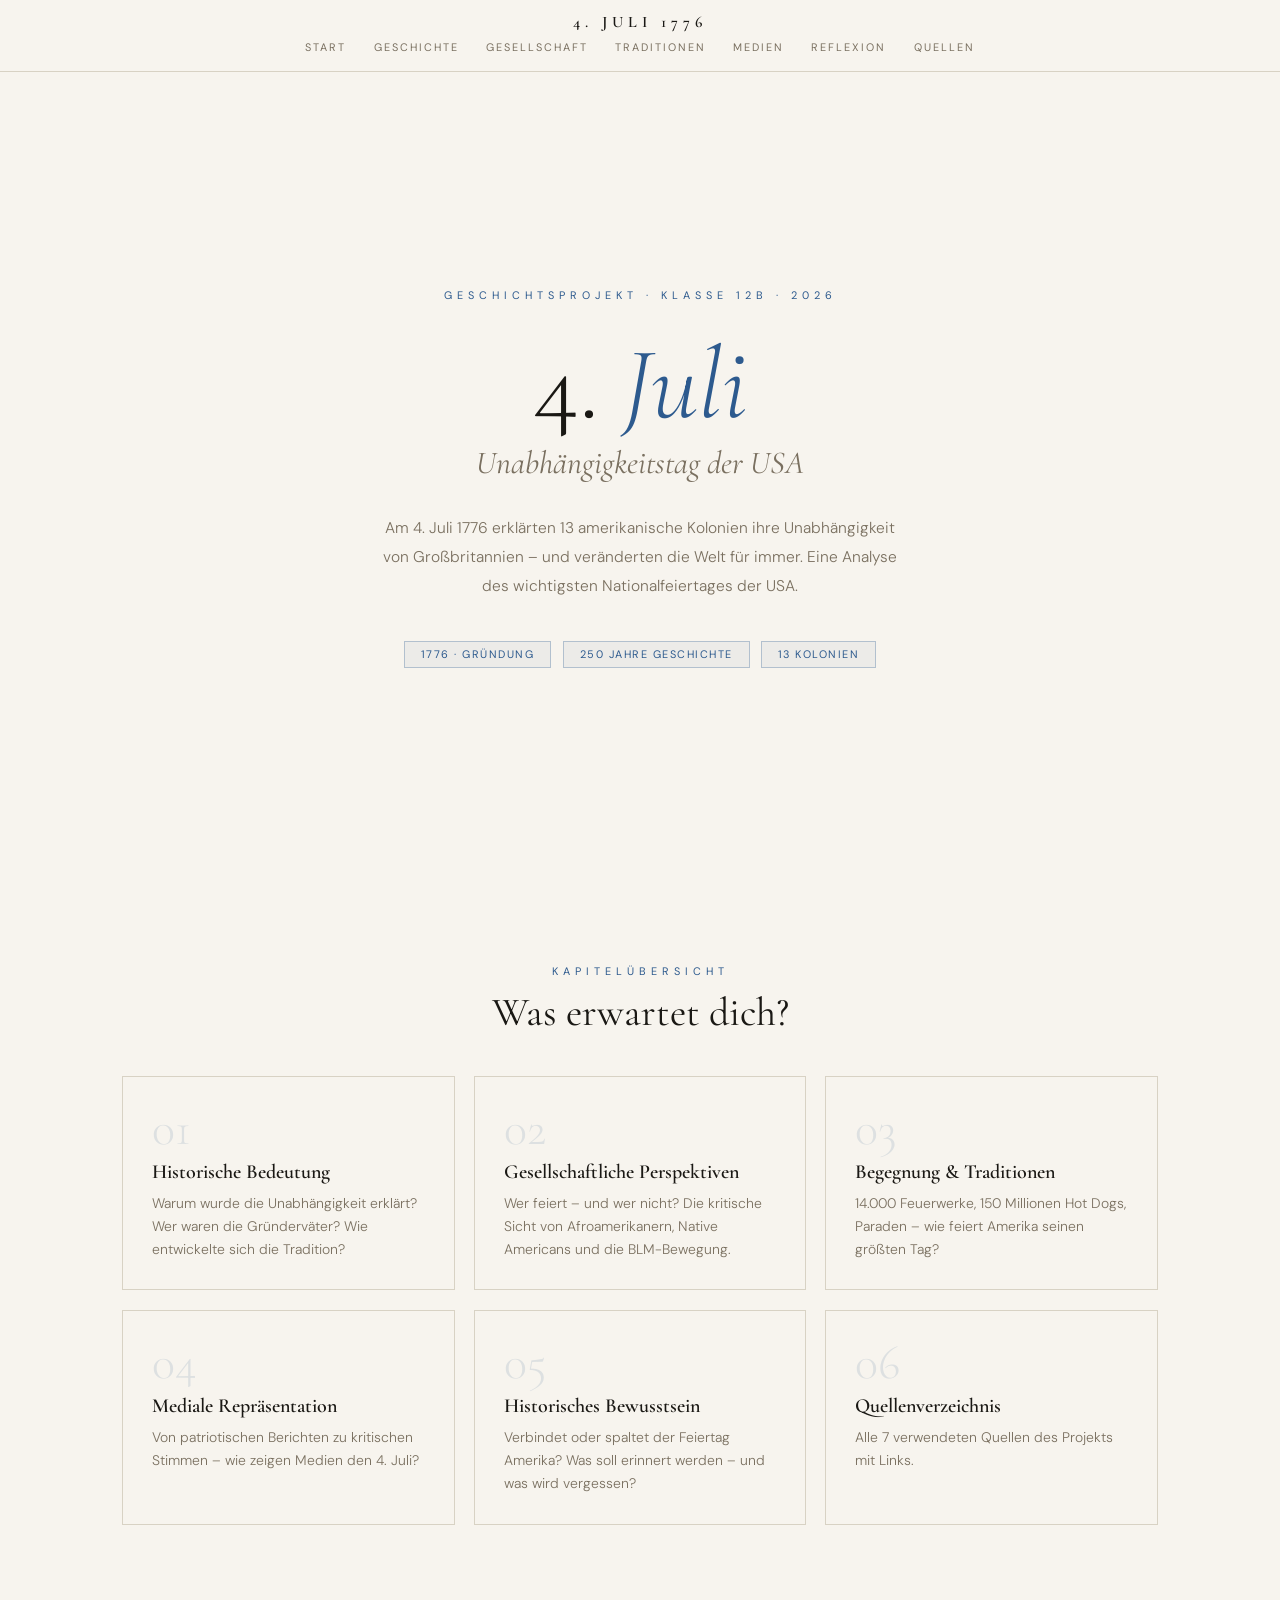
<file: geschichte_final.html>
<!DOCTYPE html>
<html lang="de">
<head>
<meta charset="UTF-8">
<meta name="viewport" content="width=device-width, initial-scale=1.0">
<title>4. Juli – Unabhängigkeitstag der USA</title>
<link href="https://fonts.googleapis.com/css2?family=Cormorant+Garamond:ital,wght@0,300;0,400;0,600;0,700;1,400&family=DM+Sans:wght@300;400;500&display=swap" rel="stylesheet">
<link rel="stylesheet" href="geschichte_final.css">
</head>
<body>

<nav class="navigation">
  <a href="#start" class="logo">4. Juli 1776</a>
  <ul class="nav-links">
    <li><a href="#start">Start</a></li>
    <li><a href="#geschichte">Geschichte</a></li>
    <li><a href="#gesellschaft">Gesellschaft</a></li>
    <li><a href="#traditionen">Traditionen</a></li>
    <li><a href="#medien">Medien</a></li>
    <li><a href="#reflexion">Reflexion</a></li>
    <li><a href="#quellen">Quellen</a></li>
  </ul>
</nav>

<div id="start" class="seite">
  <div class="startbereich">
    <div class="kleiner-text">Geschichtsprojekt · Klasse 12B · 2026</div>
    <h1 class="haupttitel">4. <em>Juli</em></h1>
    <div class="untertitel">Unabhängigkeitstag der USA</div>
    <p class="einleitung">
      Am 4. Juli 1776 erklärten 13 amerikanische Kolonien ihre Unabhängigkeit
      von Großbritannien – und veränderten die Welt für immer.
      Eine Analyse des wichtigsten Nationalfeiertages der USA.
    </p>
    <div class="info-punkte">
      <span class="info-punkt">1776 · Gründung</span>
      <span class="info-punkt">250 Jahre Geschichte</span>
      <span class="info-punkt">13 Kolonien</span>
    </div>
  </div>

  <div class="karten-bereich">
    <div class="bereich-label">Kapitelübersicht</div>
    <h2 class="bereich-titel">Was erwartet dich?</h2>
    <div class="karten-raster">
      <a href="#geschichte" class="karte">
        <div class="karte-nummer">01</div>
        <div class="karte-titel">Historische Bedeutung</div>
        <div class="karte-beschreibung">Warum wurde die Unabhängigkeit erklärt? Wer waren die Gründerväter? Wie entwickelte sich die Tradition?</div>
        <div class="pfeil">→</div>
      </a>
      <a href="#gesellschaft" class="karte">
        <div class="karte-nummer">02</div>
        <div class="karte-titel">Gesellschaftliche Perspektiven</div>
        <div class="karte-beschreibung">Wer feiert – und wer nicht? Die kritische Sicht von Afroamerikanern, Native Americans und die BLM-Bewegung.</div>
        <div class="pfeil">→</div>
      </a>
      <a href="#traditionen" class="karte">
        <div class="karte-nummer">03</div>
        <div class="karte-titel">Begegnung & Traditionen</div>
        <div class="karte-beschreibung">14.000 Feuerwerke, 150 Millionen Hot Dogs, Paraden – wie feiert Amerika seinen größten Tag?</div>
        <div class="pfeil">→</div>
      </a>
      <a href="#medien" class="karte">
        <div class="karte-nummer">04</div>
        <div class="karte-titel">Mediale Repräsentation</div>
        <div class="karte-beschreibung">Von patriotischen Berichten zu kritischen Stimmen – wie zeigen Medien den 4. Juli?</div>
        <div class="pfeil">→</div>
      </a>
      <a href="#reflexion" class="karte">
        <div class="karte-nummer">05</div>
        <div class="karte-titel">Historisches Bewusstsein</div>
        <div class="karte-beschreibung">Verbindet oder spaltet der Feiertag Amerika? Was soll erinnert werden – und was wird vergessen?</div>
        <div class="pfeil">→</div>
      </a>
      <a href="#quellen" class="karte">
        <div class="karte-nummer">06</div>
        <div class="karte-titel">Quellenverzeichnis</div>
        <div class="karte-beschreibung">Alle 7 verwendeten Quellen des Projekts mit Links.</div>
        <div class="pfeil">→</div>
      </a>
    </div>
  </div>
</div>

<div id="geschichte" class="seite">
  <div class="seitenheader">
    <div class="klein">Kapitel 01</div>
    <h1>Historische Bedeutung</h1>
    <p class="intro">Warum gibt es diesen Feiertag? Welche Ereignisse und Personen werden erinnert?</p>
    <div class="linie"></div>
  </div>
  <div class="inhalt">
    <div class="abschnitt">
      <h3>Die Unabhängigkeitserklärung</h3>
      <p>Der 4. Juli ist der Nationalfeiertag der USA. An diesem Tag im Jahr 1776 wurde die Unabhängigkeitserklärung – auf Englisch „Declaration of Independence" – offiziell angenommen. Damit trennten sich die 13 amerikanischen Kolonien von Großbritannien und gründeten einen neuen, unabhängigen Staat.</p>
      <div class="zitat">
        <p>„Wir halten diese Wahrheiten für selbstverständlich: dass alle Menschen gleich geschaffen sind, dass sie von ihrem Schöpfer mit unveräußerlichen Rechten ausgestattet sind ..."</p>
        <span class="quelle-text">— Declaration of Independence, 4. Juli 1776</span>
      </div>
    </div>
    <div class="abschnitt">
      <h3>Die Gründerväter</h3>
      <p>Die wichtigsten Personen hinter der Unabhängigkeitserklärung riskierten buchstäblich ihr Leben – denn mit ihrer Unterschrift begingen sie offiziell Hochverrat an Großbritannien.</p>
      <div class="personen">
        <div class="person"><div class="person-kreis">TJ</div><div class="person-name">Thomas Jefferson</div><div class="person-beschreibung">Schrieb den Hauptteil der Erklärung</div></div>
        <div class="person"><div class="person-kreis">BF</div><div class="person-name">Benjamin Franklin</div><div class="person-beschreibung">Staatsmann, Erfinder und Diplomat</div></div>
        <div class="person"><div class="person-kreis">JA</div><div class="person-name">John Adams</div><div class="person-beschreibung">Später 2. Präsident der USA</div></div>
        <div class="person"><div class="person-kreis">+53</div><div class="person-name">56 Unterzeichner</div><div class="person-beschreibung">Alle riskierten ihr Leben</div></div>
      </div>
    </div>
    <div class="abschnitt">
      <h3>Entwicklung der Tradition</h3>
      <div class="zeitstrahl">
        <div class="zeiteintrag"><div class="jahr">1776</div><div class="jahres-text">Die Unabhängigkeitserklärung wird offiziell angenommen.</div></div>
        <div class="zeiteintrag"><div class="jahr">1777</div><div class="jahres-text">Erstes Feuerwerk in Rhode Island – 13 Kanonen für die 13 Gründungsstaaten.</div></div>
        <div class="zeiteintrag"><div class="jahr">1870</div><div class="jahres-text">Offiziell anerkannter nationaler Feiertag der USA.</div></div>
        <div class="zeiteintrag"><div class="jahr">1941</div><div class="jahres-text">Bezahlter freier Tag für alle Bundesangestellten.</div></div>
        <div class="zeiteintrag"><div class="jahr">Heute</div><div class="jahres-text">Symbol für Freiheit, Demokratie und Nationalstolz – aber auch kritisch reflektiert.</div></div>
      </div>
    </div>
    <div class="abschnitt">
      <h3>Hat der Tag an Bedeutung gewonnen?</h3>
      <p>Der 4. Juli hat eher an Bedeutung gewonnen. Er steht heute nicht nur für die Unabhängigkeit von 1776, sondern auch für amerikanische Werte wie Freiheit, Demokratie und Nationalstolz. Allerdings wird er von manchen kritisch gesehen, da die Freiheit damals nicht für alle galt.</p>
    </div>
  </div>
  <div class="seiten-nav">
    <a href="#start" class="nav-button">← Start</a>
    <a href="#gesellschaft" class="nav-button">Gesellschaft →</a>
  </div>
</div>

<div id="gesellschaft" class="seite">
  <div class="seitenheader">
    <div class="klein">Kapitel 02</div>
    <h1>Gesellschaftliche Perspektiven</h1>
    <p class="intro">Wer setzt sich aktiv für den Feiertag ein – und wer steht ihm kritisch gegenüber?</p>
    <div class="linie"></div>
  </div>
  <div class="inhalt">
    <div class="abschnitt">
      <h3>Befürworter und Kritiker</h3>
      <div class="zwei-spalten">
        <div class="spalte"><h4>🇺🇸 Befürworter</h4><p>Patriotische Organisationen, lokale Gemeinden, Schulen und Einwanderer, die den Tag als Symbol ihrer eigenen Freiheit sehen.</p></div>
        <div class="spalte"><h4>⚡ Kritische Stimmen</h4><p>Afroamerikanische Aktivisten, Native Americans und die BLM-Bewegung weisen auf Widersprüche im Freiheitsversprechen hin.</p></div>
      </div>
    </div>
    <div class="abschnitt">
      <h3>Wer setzt sich aktiv ein?</h3>
      <ul class="liste">
        <li>Patriotische Organisationen wie die „American Legion" oder „Veterans of Foreign Wars" organisieren Paraden und Gedenkfeiern</li>
        <li>Lokale Gemeinden und Städte veranstalten Feuerwerke und Konzerte</li>
        <li>Schulen und Bildungseinrichtungen nutzen den Tag für Geschichtsunterricht</li>
        <li>Migranten sehen den Tag oft als Symbol für ihre eigene Freiheit in Amerika</li>
      </ul>
    </div>
    <div class="abschnitt">
      <h3>Frederick Douglass – Eine historische Anklage</h3>
      <p>Der afroamerikanische Redner Frederick Douglass hielt 1852 eine der bekanntesten Reden der amerikanischen Geschichte.</p>
      <div class="zitat">
        <p>„What to the Slave is the 4th of July?" – Er fragte, was dieser Tag für Menschen bedeutet, die keine Rechte hatten, und prangerte die Heuchelei einer Nation an, die Freiheit feierte, während sie Millionen versklavte.</p>
        <span class="quelle-text">— Frederick Douglass, 5. Juli 1852</span>
      </div>
      <p>Im Zuge der <strong>Black-Lives-Matter-Bewegung</strong> ab den 2010er Jahren wurde diese Frage wieder hochaktuell. Auch <strong>indigene Völker</strong> sehen den Feiertag kritisch – die Unabhängigkeit bedeutete für sie Verdrängung und Verlust ihrer Länder.</p>
    </div>
    <div class="abschnitt">
      <h3>Regionale und internationale Unterschiede</h3>
      <div class="fakten">
        <div class="fakt"><div class="fakt-zahl">Süden</div><div class="fakt-text">Fokus auf Nationalstolz & Militär</div></div>
        <div class="fakt"><div class="fakt-zahl">NYC</div><div class="fakt-text">Riesige öffentliche Feuerwerke</div></div>
        <div class="fakt"><div class="fakt-zahl">Global</div><div class="fakt-text">US-Botschaften feiern weltweit</div></div>
      </div>
    </div>
  </div>
  <div class="seiten-nav">
    <a href="#geschichte" class="nav-button">← Geschichte</a>
    <a href="#traditionen" class="nav-button">Traditionen →</a>
  </div>
</div>

<div id="traditionen" class="seite">
  <div class="seitenheader">
    <div class="klein">Kapitel 03</div>
    <h1>Begegnung & Traditionen</h1>
    <p class="intro">Rituale, Symbole und Veranstaltungen rund um den 4. Juli</p>
    <div class="linie"></div>
  </div>
  <div class="inhalt">
    <div class="abschnitt">
      <h3>Die großen Zahlen</h3>
      <div class="fakten">
        <div class="fakt"><div class="fakt-zahl">14.000</div><div class="fakt-text">Feuerwerke in Amerika</div></div>
        <div class="fakt"><div class="fakt-zahl">150M</div><div class="fakt-text">Hot Dogs gegessen</div></div>
        <div class="fakt"><div class="fakt-zahl">68%</div><div class="fakt-text">Amerikaner grillen</div></div>
        <div class="fakt"><div class="fakt-zahl">56</div><div class="fakt-text">Unterzeichner</div></div>
      </div>
    </div>
    <div class="abschnitt">
      <h3>Rituale & Symbole</h3>
      <ul class="liste">
        <li><strong>Feuerwerk:</strong> Das wichtigste Symbol – mehr als 14.000 Feuerwerke erhellen den Nachthimmel</li>
        <li><strong>Paraden:</strong> Festumzüge mit Militär, Kapellen und Festwagen</li>
        <li><strong>Barbecues & Picknicks:</strong> Der beliebteste Grillfeier-Tag der USA – 68 % der Amerikaner grillen</li>
        <li><strong>Nationalhymne:</strong> Das Singen von „The Star-Spangled Banner"</li>
        <li><strong>Verlesen der Erklärung:</strong> Bei offiziellen Veranstaltungen z.B. in Philadelphia</li>
        <li><strong>Symbole:</strong> US-Flagge, Freiheitsstatue, Weißkopfseeadler, Rot-Weiß-Blau</li>
      </ul>
    </div>
    <div class="abschnitt">
      <h3>Lokal, national & international</h3>
      <div class="zwei-spalten">
        <div class="spalte"><h4>🏘️ Lokal</h4><p>Kleine Gemeinden feiern mit lokalen Paraden, Sportveranstaltungen und Picknicks.</p></div>
        <div class="spalte"><h4>🏛️ National</h4><p>Große Konzerte auf der National Mall in Washington D.C. sowie live übertragene Feuerwerke.</p></div>
      </div>
      <div class="spalte" style="margin-top: 1.2rem;"><h4>🌍 International</h4><p>US-Botschaften weltweit laden Gastländer zu Empfängen ein, um amerikanische Kultur zu zeigen.</p></div>
    </div>
  </div>
  <div class="seiten-nav">
    <a href="#gesellschaft" class="nav-button">← Gesellschaft</a>
    <a href="#medien" class="nav-button">Medien →</a>
  </div>
</div>

<div id="medien" class="seite">
  <div class="seitenheader">
    <div class="klein">Kapitel 04</div>
    <h1>Mediale Repräsentation</h1>
    <p class="intro">Wie berichten Medien über den Feiertag – und wie hat sich das verändert?</p>
    <div class="linie"></div>
  </div>
  <div class="inhalt">
    <div class="abschnitt">
      <h3>Berichterstattung heute</h3>
      <p>Zeitungen berichten am 4. Juli über die Geschichte der Unabhängigkeit und aktuelle Veranstaltungen. Große TV-Sender übertragen die Feuerwerke live – das bekannteste ist New York City. Auf Social Media teilen Millionen Fotos und Videos.</p>
      <div class="zitat"><p>Insgesamt essen Amerikaner am 4. Juli rund 150 Millionen Hot Dogs – ein Zeichen, wie sehr der Tag in der Popkultur verankert ist.</p></div>
    </div>
    <div class="abschnitt">
      <h3>Unterschiede je nach Medientyp</h3>
      <div class="zwei-spalten">
        <div class="spalte"><h4>📰 Qualitätsmedien</h4><p>Berichten auch kritisch über Sklaverei, indigene Völker und gesellschaftliche Spaltung.</p></div>
        <div class="spalte"><h4>📺 Unterhaltungsmedien</h4><p>Fokussieren Feierlichkeiten: Feuerwerk, Paraden, Prominente – patriotisch und emotional.</p></div>
      </div>
    </div>
    <div class="abschnitt">
      <h3>Wie hat sich die Berichterstattung verändert?</h3>
      <div class="zeitstrahl">
        <div class="zeiteintrag"><div class="jahr">Früher</div><div class="jahres-text">Fast ausschließlich patriotische Berichterstattung, kaum Kritik.</div></div>
        <div class="zeiteintrag"><div class="jahr">1960er</div><div class="jahres-text">Während der Bürgerrechtsbewegung begannen Medien auch kritisch zu berichten.</div></div>
        <div class="zeiteintrag"><div class="jahr">2010er+</div><div class="jahres-text">Durch Social Media kommen immer mehr kritische Stimmen zu Wort.</div></div>
      </div>
    </div>
  </div>
  <div class="seiten-nav">
    <a href="#traditionen" class="nav-button">← Traditionen</a>
    <a href="#reflexion" class="nav-button">Reflexion →</a>
  </div>
</div>

<div id="reflexion" class="seite">
  <div class="seitenheader">
    <div class="klein">Kapitel 05</div>
    <h1>Historisches Bewusstsein & Reflexion</h1>
    <p class="intro">Was soll erinnert werden? Verbindet oder spaltet dieser Feiertag die USA?</p>
    <div class="linie"></div>
  </div>
  <div class="inhalt">
    <div class="abschnitt">
      <h3>Nationale Identität</h3>
      <p>Der 4. Juli ist für die meisten Amerikaner ein zentrales Symbol ihrer nationalen Identität. Die alljährliche Erinnerung an die Unabhängigkeitserklärung prägt das Selbstverständnis der Amerikaner. Der Tag erinnert an die Ideale <strong>Freiheit</strong>, <strong>Gleichheit</strong> und das <strong>Recht auf Selbstbestimmung</strong>.</p>
    </div>
    <div class="abschnitt">
      <h3>Was soll erinnert und bewahrt werden?</h3>
      <ul class="liste">
        <li>Der Mut der Gründungsväter, die sich gegen die Kolonialmacht Großbritannien stellten</li>
        <li>Das Bewusstsein, dass Demokratie und Freiheit erkämpft wurden und keine Selbstverständlichkeit sind</li>
        <li>Künftige Generationen sollen daran erinnert werden, diese Werte zu verteidigen</li>
      </ul>
    </div>
    <div class="abschnitt">
      <h3>Verbindend oder spaltend?</h3>
      <div class="zitat"><p>Der 4. Juli hat beides: Er kann Menschen zusammenbringen – und gleichzeitig tiefsitzende gesellschaftliche Wunden sichtbar machen.</p></div>
      <div class="zwei-spalten">
        <div class="spalte"><h4>🤝 Verbindend</h4><p>Fast alle Amerikaner feiern gemeinsam. Der Tag ist ein Symbol der nationalen Identität.</p></div>
        <div class="spalte"><h4>⚡ Spaltend</h4><p>Die „selbstverständlichen Wahrheiten" galten 1776 nur für freie weiße Männer. Diese Spannung ist bis heute spürbar.</p></div>
      </div>
      <p style="margin-top: 1.5rem;">Diese Spannung macht den Feiertag zu einem wichtigen <strong>Spiegel für gesellschaftliche Debatten</strong> in den USA.</p>
    </div>
  </div>
  <div class="seiten-nav">
    <a href="#medien" class="nav-button">← Medien</a>
    <a href="#quellen" class="nav-button">Quellen →</a>
  </div>
</div>

<div id="quellen" class="seite">
  <div class="seitenheader">
    <div class="klein">Quellenverzeichnis</div>
    <h1>Quellen</h1>
    <p class="intro">Alle Quellen abgerufen am 05. März 2026</p>
    <div class="linie"></div>
  </div>
  <div class="inhalt">
    <ul class="quellen-liste">
      <li class="quelle-eintrag">
        <div class="quelle-nummer">01</div>
        <div class="quelle-inhalt">
          <h4>Wikipedia – Unabhängigkeitstag (Vereinigte Staaten)</h4>
          <p>Geschichte, Traditionen, symbolische Bedeutung und gesellschaftliche Diskussionen.</p>
          <a class="quelle-link" href="https://de.wikipedia.org/wiki/Unabh%C3%A4ngigkeitstag_(Vereinigte_Staaten)" target="_blank">de.wikipedia.org/wiki/Unabhängigkeitstag_(Vereinigte_Staaten)</a>
        </div>
      </li>
      <li class="quelle-eintrag">
        <div class="quelle-nummer">02</div>
        <div class="quelle-inhalt">
          <h4>Wikipedia – Unabhängigkeitserklärung der Vereinigten Staaten</h4>
          <p>Entstehung, Inhalt, die 56 Unterzeichner und ihre historische Bedeutung.</p>
          <a class="quelle-link" href="https://de.wikipedia.org/wiki/Unabh%C3%A4ngigkeitserkl%C3%A4rung" target="_blank">de.wikipedia.org/wiki/Unabhängigkeitserklärung</a>
        </div>
      </li>
      <li class="quelle-eintrag">
        <div class="quelle-nummer">03</div>
        <div class="quelle-inhalt">
          <h4>US-Botschaft in Deutschland – Feierlichkeiten zum 4. Juli</h4>
          <p>Offizielle Seite der US-Botschaft: Traditionen und regionale Besonderheiten.</p>
          <a class="quelle-link" href="https://de.usembassy.gov/de/feierlichkeiten-zum-4-juli-in-den-vereinigten-staaten/" target="_blank">de.usembassy.gov/de/feierlichkeiten-zum-4-juli</a>
        </div>
      </li>
      <li class="quelle-eintrag">
        <div class="quelle-nummer">04</div>
        <div class="quelle-inhalt">
          <h4>Studyflix – 4. Juli USA</h4>
          <p>Hintergrund, Geschichte des Unabhängigkeitskrieges und Bedeutung des Feiertages.</p>
          <a class="quelle-link" href="https://studyflix.de/geschichte/4-juli-usa-7179" target="_blank">studyflix.de/geschichte/4-juli-usa-7179</a>
        </div>
      </li>
      <li class="quelle-eintrag">
        <div class="quelle-nummer">05</div>
        <div class="quelle-inhalt">
          <h4>Info-USA.de – Independence Day: Ursprung und Traditionen</h4>
          <p>Fakten und Zahlen: Entstehungsgeschichte, Traditionen und Hintergrundinformationen.</p>
          <a class="quelle-link" href="https://www.info-usa.de/independence-day/" target="_blank">info-usa.de/independence-day/</a>
        </div>
      </li>
      <li class="quelle-eintrag">
        <div class="quelle-nummer">06</div>
        <div class="quelle-inhalt">
          <h4>bpb – Eine Nation entsteht</h4>
          <p>Entstehung der Unabhängigkeitserklärung, Rolle der Gründungsväter, Widersprüche zwischen Freiheitsversprechen und Sklaverei.</p>
          <a class="quelle-link" href="https://www.bpb.de/themen/nordamerika/usa/10590/eine-nation-entsteht/" target="_blank">bpb.de/themen/nordamerika/usa/10590/eine-nation-entsteht/</a>
        </div>
      </li>
      <li class="quelle-eintrag">
        <div class="quelle-nummer">07</div>
        <div class="quelle-inhalt">
          <h4>bpb – Erinnerungskultur zwischen Hegemonialgeschichte und Pluralismus</h4>
          <p>Gesellschaftliche Bedeutung, Kritik durch afroamerikanische Aktivisten und Feiern zum 250. Jubiläum 2026.</p>
          <a class="quelle-link" href="https://www.bpb.de/themen/nordamerika/usa/334753/erinnerungskultur-zwischen-hegemonialgeschichte-und-pluralismus/" target="_blank">bpb.de/themen/nordamerika/usa/334753/erinnerungskultur...</a>
        </div>
      </li>
    </ul>
  </div>
  <div class="seiten-nav">
    <a href="#reflexion" class="nav-button">← Reflexion</a>
    <a href="#start" class="nav-button">Zur Startseite →</a>
  </div>
</div>

</body>
</html>
</file>
<file: geschichte_final.css>
:root {
  --hintergrund: #F7F4EE;
  --flaeche:     #EEEAE0;
  --rahmen:      #D8D2C4;
  --text:        #1A1814;
  --grau:        #7A7060;
  --blau:        #2D5A8E;
  --rot:         #8E3A2D;
}

*, *::before, *::after { margin: 0; padding: 0; box-sizing: border-box; }
html { scroll-behavior: smooth; }
body {
  font-family: 'DM Sans', sans-serif;
  background: var(--hintergrund);
  color: var(--text);
  overflow-x: hidden;
}

.navigation {
  position: fixed;
  top: 0; left: 0; right: 0;
  z-index: 100;
  background: rgba(247,244,238,0.93);
  backdrop-filter: blur(14px);
  border-bottom: 1px solid var(--rahmen);
  height: 72px;
  display: flex;
  flex-direction: column;
  align-items: center;
  justify-content: center;
  gap: 4px;
}

.logo {
  font-family: 'Cormorant Garamond', serif;
  font-size: 1rem;
  font-weight: 600;
  letter-spacing: 5px;
  text-transform: uppercase;
  color: var(--text);
  text-decoration: none;
}

.nav-links {
  display: flex;
  list-style: none;
  flex-wrap: wrap;
  justify-content: center;
  gap: 0;
}

.nav-links a {
  font-size: 0.68rem;
  letter-spacing: 2px;
  text-transform: uppercase;
  color: var(--grau);
  text-decoration: none;
  padding: 0.25rem 0.85rem;
  border-bottom: 1.5px solid transparent;
  transition: color 0.2s, border-color 0.2s;
  display: block;
}

.nav-links a:hover {
  color: var(--blau);
  border-bottom-color: var(--blau);
}

.seite {
  display: none;
  min-height: 100vh;
  padding-top: 72px;
  animation: einblenden 0.5s ease both;
}

.seite:first-of-type { display: block; }
.seite:target { display: block; }
.seite:target ~ .seite:first-of-type { display: none; }

@keyframes einblenden {
  from { opacity: 0; transform: translateY(14px); }
  to   { opacity: 1; transform: translateY(0); }
}

.startbereich {
  min-height: calc(100vh - 72px);
  display: flex;
  flex-direction: column;
  align-items: center;
  justify-content: center;
  text-align: center;
  padding: 4rem 2rem 5rem;
}

.kleiner-text {
  font-size: 0.68rem;
  letter-spacing: 5px;
  text-transform: uppercase;
  color: var(--blau);
  margin-bottom: 1.8rem;
}

.haupttitel {
  font-family: 'Cormorant Garamond', serif;
  font-size: clamp(3rem, 8vw, 6.5rem);
  font-weight: 300;
  line-height: 1.05;
  color: var(--text);
  margin-bottom: 0.3rem;
}

.haupttitel em {
  font-style: italic;
  color: var(--blau);
}

.untertitel {
  font-family: 'Cormorant Garamond', serif;
  font-size: clamp(1.2rem, 3vw, 2rem);
  font-style: italic;
  color: var(--grau);
  margin-bottom: 2rem;
}

.einleitung {
  max-width: 520px;
  font-size: 0.97rem;
  color: var(--grau);
  line-height: 1.85;
  font-weight: 300;
  margin-bottom: 2.5rem;
}

.info-punkte {
  display: flex;
  flex-wrap: wrap;
  gap: 0.7rem;
  justify-content: center;
}

.info-punkt {
  font-size: 0.68rem;
  letter-spacing: 1.5px;
  text-transform: uppercase;
  color: var(--blau);
  border: 1px solid rgba(45,90,142,0.3);
  padding: 0.35rem 1rem;
  background: rgba(45,90,142,0.05);
}

.karten-bereich {
  padding: 4rem 2rem 6rem;
  max-width: 1100px;
  margin: 0 auto;
}

.bereich-label {
  font-size: 0.68rem;
  letter-spacing: 5px;
  text-transform: uppercase;
  color: var(--blau);
  text-align: center;
  margin-bottom: 0.6rem;
}

.bereich-titel {
  font-family: 'Cormorant Garamond', serif;
  font-size: clamp(1.6rem, 4vw, 2.5rem);
  font-weight: 400;
  text-align: center;
  margin-bottom: 2.5rem;
}

.karten-raster {
  display: grid;
  grid-template-columns: repeat(auto-fit, minmax(250px, 1fr));
  gap: 1.2rem;
}

.karte {
  background: var(--hintergrund);
  border: 1px solid var(--rahmen);
  padding: 1.8rem;
  text-decoration: none;
  color: inherit;
  display: block;
  position: relative;
  overflow: hidden;
  transition: transform 0.3s ease, box-shadow 0.3s ease, border-color 0.25s;
}

.karte::after {
  content: '';
  position: absolute;
  bottom: 0; left: 0; right: 0;
  height: 2px;
  background: var(--blau);
  transform: scaleX(0);
  transform-origin: left;
  transition: transform 0.35s ease;
}

.karte:hover { transform: translateY(-4px); box-shadow: 0 12px 32px rgba(0,0,0,0.07); border-color: rgba(45,90,142,0.25); }
.karte:hover::after { transform: scaleX(1); }

.karte-nummer {
  font-family: 'Cormorant Garamond', serif;
  font-size: 3rem;
  font-weight: 300;
  color: rgba(45,90,142,0.13);
  line-height: 1;
  margin-bottom: 0.4rem;
}

.karte-titel {
  font-family: 'Cormorant Garamond', serif;
  font-size: 1.25rem;
  font-weight: 600;
  margin-bottom: 0.5rem;
}

.karte-beschreibung {
  font-size: 0.87rem;
  color: var(--grau);
  line-height: 1.65;
  font-weight: 300;
}

.pfeil {
  position: absolute;
  top: 1.8rem; right: 1.8rem;
  color: var(--blau);
  opacity: 0;
  transform: translateX(-4px);
  transition: opacity 0.25s, transform 0.25s;
}

.karte:hover .pfeil { opacity: 1; transform: translateX(0); }

.seitenheader {
  padding: 4rem 2rem 2.5rem;
  text-align: center;
  border-bottom: 1px solid var(--rahmen);
}

.seitenheader .klein {
  font-size: 0.68rem;
  letter-spacing: 5px;
  text-transform: uppercase;
  color: var(--blau);
  margin-bottom: 0.8rem;
}

.seitenheader h1 {
  font-family: 'Cormorant Garamond', serif;
  font-size: clamp(2rem, 5vw, 3.2rem);
  font-weight: 400;
  margin-bottom: 0.5rem;
}

.seitenheader .intro {
  font-family: 'Cormorant Garamond', serif;
  font-style: italic;
  font-size: 1.1rem;
  color: var(--grau);
  max-width: 540px;
  margin: 0 auto;
  line-height: 1.7;
}

.linie {
  width: 44px;
  height: 1.5px;
  background: var(--blau);
  margin: 1.2rem auto 0;
}

.inhalt {
  max-width: 800px;
  margin: 0 auto;
  padding: 3.5rem 2rem 5rem;
}

.abschnitt { margin-bottom: 3rem; }

.abschnitt h3 {
  font-family: 'Cormorant Garamond', serif;
  font-size: 1.55rem;
  font-weight: 600;
  margin-bottom: 0.9rem;
  padding-bottom: 0.5rem;
  border-bottom: 1px solid var(--rahmen);
}

.abschnitt p {
  font-size: 0.97rem;
  line-height: 1.9;
  font-weight: 300;
  margin-bottom: 0.9rem;
}

.zitat {
  border-left: 2.5px solid var(--blau);
  padding: 1rem 1.5rem;
  margin: 1.5rem 0;
  background: var(--flaeche);
}

.zitat p {
  font-family: 'Cormorant Garamond', serif;
  font-size: 1.1rem;
  font-style: italic;
  margin-bottom: 0.3rem !important;
}

.zitat .quelle-text {
  font-size: 0.72rem;
  letter-spacing: 1px;
  text-transform: uppercase;
  color: var(--blau);
}

.fakten {
  display: grid;
  grid-template-columns: repeat(auto-fit, minmax(140px, 1fr));
  gap: 1rem;
  margin: 1.5rem 0;
}

.fakt {
  background: var(--flaeche);
  border: 1px solid var(--rahmen);
  padding: 1.2rem;
  text-align: center;
  transition: transform 0.25s;
}

.fakt:hover { transform: translateY(-3px); }

.fakt-zahl {
  font-family: 'Cormorant Garamond', serif;
  font-size: 2rem;
  font-weight: 700;
  color: var(--blau);
  line-height: 1;
  margin-bottom: 0.3rem;
}

.fakt-text {
  font-size: 0.7rem;
  letter-spacing: 1px;
  text-transform: uppercase;
  color: var(--grau);
}

.liste { list-style: none; margin: 1rem 0; }

.liste li {
  padding: 0.55rem 0 0.55rem 1.2rem;
  position: relative;
  font-size: 0.94rem;
  line-height: 1.75;
  font-weight: 300;
  border-bottom: 1px solid var(--rahmen);
}

.liste li::before { content: '—'; position: absolute; left: 0; color: var(--blau); }

.zwei-spalten {
  display: grid;
  grid-template-columns: 1fr 1fr;
  gap: 1.2rem;
  margin: 1.5rem 0;
}

@media (max-width: 580px) { .zwei-spalten { grid-template-columns: 1fr; } }

.spalte { background: var(--flaeche); border: 1px solid var(--rahmen); padding: 1.4rem; }

.spalte h4 {
  font-family: 'Cormorant Garamond', serif;
  font-size: 1.05rem;
  font-weight: 600;
  margin-bottom: 0.6rem;
}

.spalte p { font-size: 0.88rem; color: var(--grau); line-height: 1.7; font-weight: 300; }

.personen {
  display: grid;
  grid-template-columns: repeat(auto-fit, minmax(160px, 1fr));
  gap: 1rem;
  margin: 1.5rem 0;
}

.person { background: var(--flaeche); border: 1px solid var(--rahmen); padding: 1.3rem; text-align: center; }

.person-kreis {
  width: 52px; height: 52px;
  border-radius: 50%;
  background: linear-gradient(135deg, var(--blau), var(--rot));
  display: flex; align-items: center; justify-content: center;
  font-family: 'Cormorant Garamond', serif;
  font-size: 1.15rem; font-weight: 700; color: white;
  margin: 0 auto 0.8rem;
}

.person-name { font-family: 'Cormorant Garamond', serif; font-size: 1rem; font-weight: 600; margin-bottom: 0.3rem; }
.person-beschreibung { font-size: 0.78rem; color: var(--grau); line-height: 1.5; font-weight: 300; }

.zeitstrahl { padding: 0.5rem 0; }

.zeiteintrag {
  display: flex;
  gap: 1.5rem;
  padding: 0.9rem 0;
  border-bottom: 1px solid var(--rahmen);
  align-items: flex-start;
}

.jahr { font-family: 'Cormorant Garamond', serif; font-size: 1.25rem; font-weight: 700; color: var(--blau); min-width: 55px; }
.jahres-text { font-size: 0.92rem; line-height: 1.75; font-weight: 300; padding-top: 2px; }

.seiten-nav {
  max-width: 800px;
  margin: 0 auto;
  padding: 2rem;
  border-top: 1px solid var(--rahmen);
  display: flex;
  justify-content: space-between;
  flex-wrap: wrap;
  gap: 1rem;
}

.nav-button {
  display: inline-block;
  border: 1px solid var(--rahmen);
  color: var(--grau);
  padding: 0.55rem 1.3rem;
  font-family: 'DM Sans', sans-serif;
  font-size: 0.68rem;
  letter-spacing: 2px;
  text-transform: uppercase;
  text-decoration: none;
  transition: background 0.2s, color 0.2s, border-color 0.2s;
}

.nav-button:hover { background: var(--blau); border-color: var(--blau); color: white; }

.quellen-liste { list-style: none; }

.quelle-eintrag {
  display: flex;
  gap: 1.4rem;
  padding: 1.4rem 0;
  border-bottom: 1px solid var(--rahmen);
  align-items: flex-start;
}

.quelle-nummer { font-family: 'Cormorant Garamond', serif; font-size: 1.5rem; font-weight: 300; color: rgba(45,90,142,0.2); min-width: 30px; line-height: 1; }
.quelle-inhalt h4 { font-family: 'Cormorant Garamond', serif; font-size: 1.05rem; font-weight: 600; margin-bottom: 0.25rem; }
.quelle-inhalt p { font-size: 0.85rem; color: var(--grau); line-height: 1.6; margin-bottom: 0.35rem; }
.quelle-link { font-size: 0.74rem; color: var(--blau); text-decoration: none; word-break: break-all; }
.quelle-link:hover { text-decoration: underline; }
</file>
